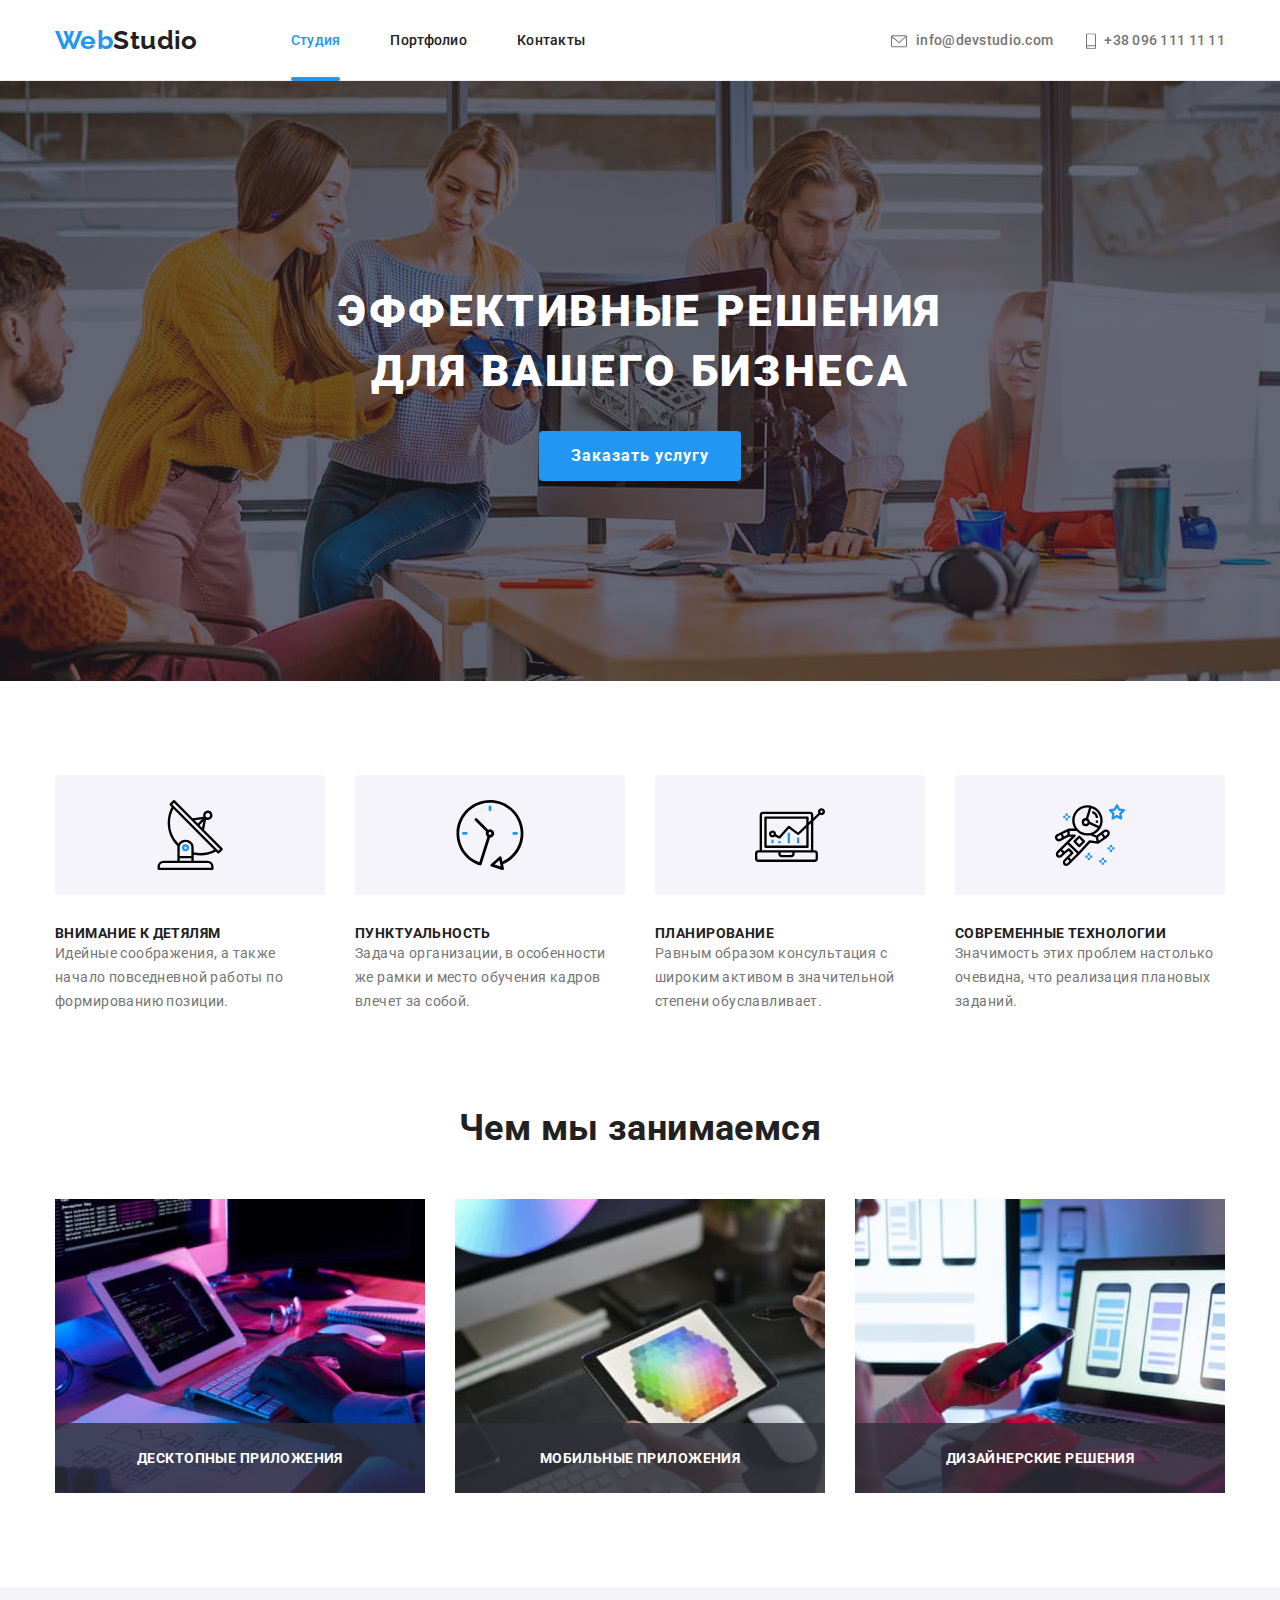
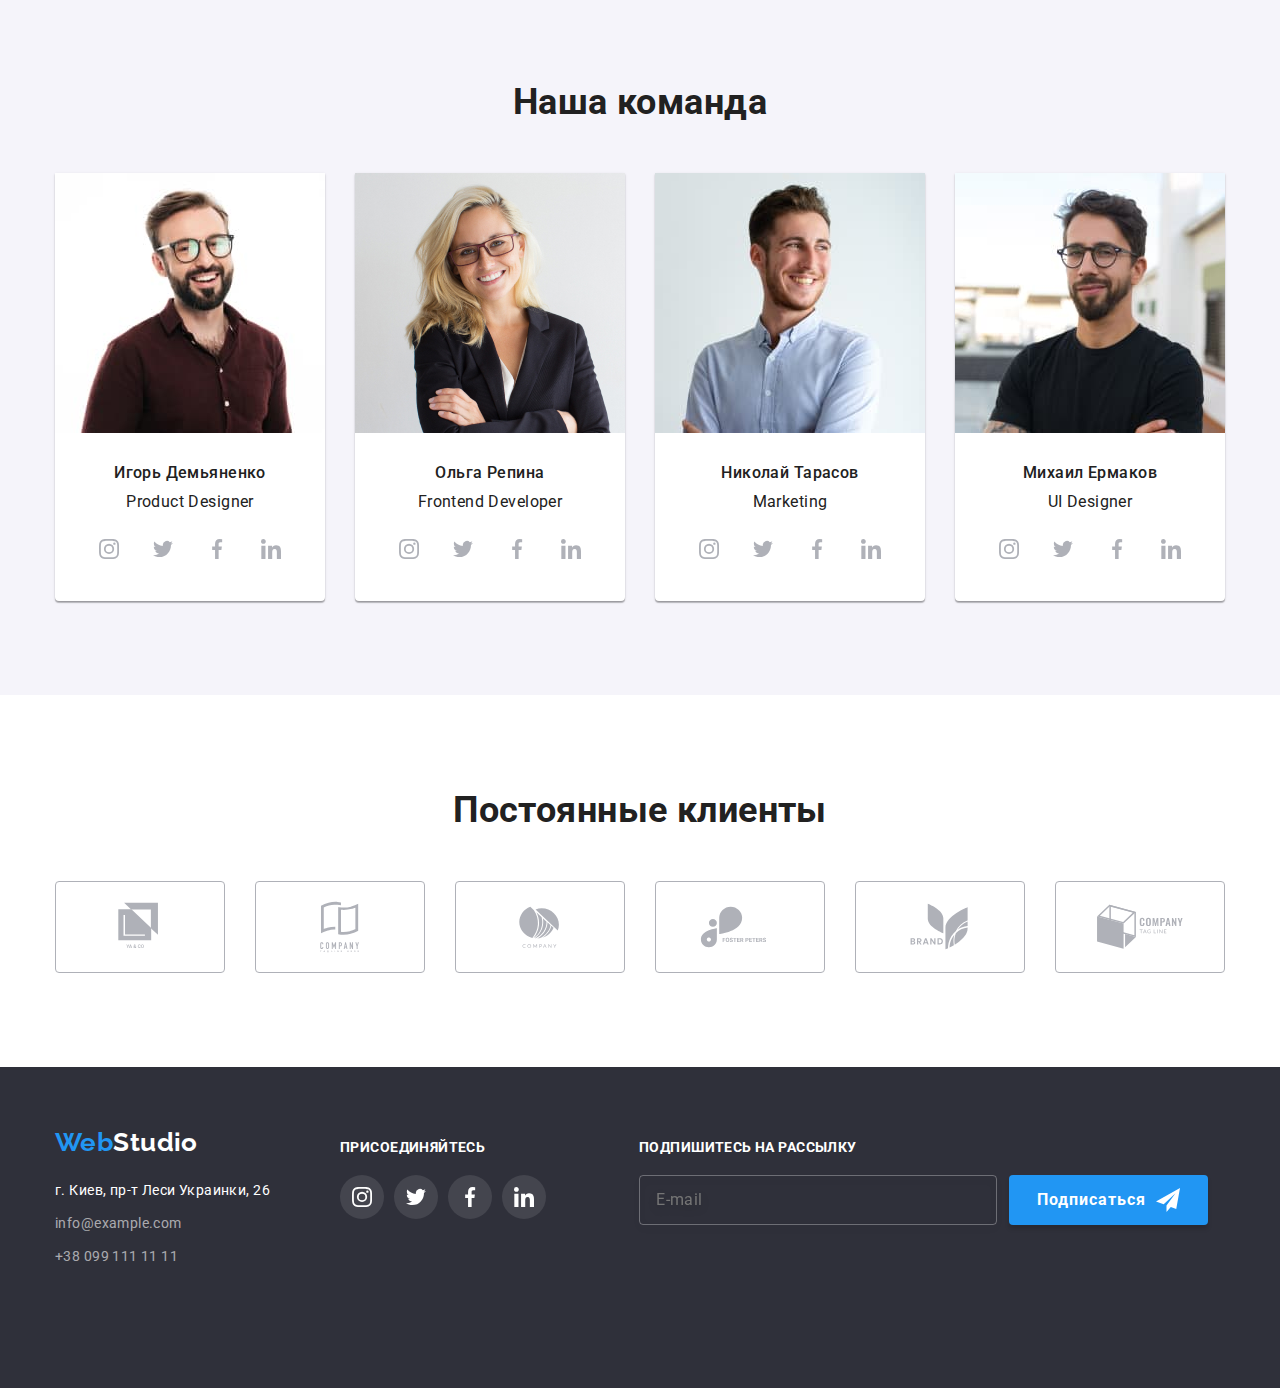
<file: index.html>
<!DOCTYPE html>
<html lang="ru">
  <head>
    <!-- <meta http-equiv="Content-Type" content="charset=utf-8" /> -->
    <meta charset="utf-8" />
    <meta name="viewport" content="width=device-width, initial-scale=1.0" />
    <link
      href="https://fonts.googleapis.com/css2?family=Raleway:wght@700&family=Roboto:wght@400;500;700;900&display=swap"
      rel="stylesheet"
    />
    <link rel="stylesheet" href="./css/main.min.css" />
    <title>
      Студия WebStudio - макеты веб-сайтов, приложений, актуальные маркетинговые
      и дизайнерские решения
    </title>
  </head>
  <body>
    <!-- Хедер (шапка) -->
    <header class="header">
      <div class="container header__container">
        <a href="./index.html" class="logo">
          Web<span class="logo-header">Studio</span>
        </a>
        <div class="burger" data-open-menu>
          <svg class="burger__icon">
            <use href="./images/sprite.svg#icon-menu"></use>
          </svg>
        </div>
        <nav class="header__nav">
          <ul class="nav-list">
            <li>
              <a
                href="./index.html"
                class="header__link nav-list__link nav-list__selected"
                >Студия</a
              >
            </li>
            <li>
              <a href="./portfolio.html" class="header__link nav-list__link"
                >Портфолио</a
              >
            </li>
            <li>
              <a href="" class="header__link nav-list__link">Контакты</a>
            </li>
          </ul>
        </nav>
        <ul class="header__contacts">
          <li>
            <a
              href="mailto:info@devstudio.com"
              class="header__link header__contacts--link"
            >
              <svg
                class="header__contacts--icon header__contacts--icon_mail"
                aria-label="Написать письмо"
              >
                <use href="./images/sprite.svg#icon-envelope"></use>
              </svg>
              <span class="header__contacts--cont_mail"
                >info@devstudio.com</span
              ></a
            >
          </li>
          <li>
            <a
              href="tel:+380961111111"
              class="header__link header__contacts--link"
              ><svg class="header__contacts--icon" aria-label="Позвонить">
                <use href="./images/sprite.svg#icon-smartphone"></use>
              </svg>
              <span class="header__contacts--cont_phone"
                >+38 096 111 11 11</span
              ></a
            >
          </li>
        </ul>
        <div class="mobile-menu visually-hidden" data-mobile-menu>
          <button type="button" class="mobile-menu__btn" data-close-menu>
            <svg class="mobile-menu__btn--icon">
              <use href="./images/sprite.svg#vector"></use>
            </svg>
          </button>
          <nav class="mobile-menu__nav">
            <ul class="mobile-menu__nav-list">
              <li>
                <a
                  href="./index.html"
                  class="mobile-menu__link mobile-menu__selected"
                  >Студия</a
                >
              </li>
              <li>
                <a href="./portfolio.html" class="mobile-menu__link"
                  >Портфолио</a
                >
              </li>
              <li>
                <a href="" class="mobile-menu__link">Контакты</a>
              </li>
            </ul>
          </nav>
          <ul class="mobile-menu__contacts">
            <li>
              <a href="tel:+380961111111" class="mobile-menu__contacts--link">
                <span class="mobile-menu__phone">+38 096 111 11 11</span></a
              >
            </li>
            <li>
              <a
                href="mailto:info@devstudio.com"
                class="mobile-menu__contacts--link"
              >
                <span class="mobile-menu__mail">info@devstudio.com</span></a
              >
            </li>
          </ul>
          <ul class="mobile-menu__networks">
            <li class="mobile-menu__networks--item">
              <a class="mobile-menu__networks--link">Instagrm</a>
            </li>
            <li class="mobile-menu__networks--item">
              <a class="mobile-menu__networks--link">Twitter</a>
            </li>
            <li class="mobile-menu__networks--item">
              <a class="mobile-menu__networks--link">Facebook</a>
            </li>
            <li class="mobile-menu__networks--item">
              <a class="mobile-menu__networks--link">LinkedIn</a>
            </li>
          </ul>
        </div>
      </div>
    </header>
    <main>
      <!-- Герой -->
      <section class="section hero">
        <div class="container hero__container">
          <h1 class="hero__title">
            Эффективные решения<br />
            для вашего бизнеса
          </h1>
          <button type="button" class="hero__btn" data-open-btn>
            Заказать услугу
          </button>
        </div>
      </section>
      <!-- Блок Особенности -->
      <section class="section benefits">
        <div class="container benefits__container">
          <h2 class="visually-hidden">Преимущества</h2>
          <ul class="list benefits__list">
            <li class="benefits__list--child">
              <div class="benefits__icon--bg">
                <svg class="benefits__icon" aria-label="Внимание к детялям">
                  <use
                    href="./images/sprite.svg#icon-Group"
                    width="70px"
                    height="70px"
                  ></use>
                </svg>
              </div>
              <h3 class="benefits__title">Внимание к детялям</h3>
              <p class="text">
                Идейные соображения, а также начало повседневной работы по
                формированию позиции.
              </p>
            </li>
            <li class="benefits__list--child">
              <div class="benefits__icon--bg">
                <svg class="benefits__icon" aria-label="Пунктуальност">
                  <use
                    href="./images/sprite.svg#icon-clock-1"
                    width="70px"
                    height="70px"
                  ></use>
                </svg>
              </div>
              <h3 class="benefits__title">Пунктуальность</h3>
              <p class="text">
                Задача организации, в особенности же рамки и место обучения
                кадров влечет за собой.
              </p>
            </li>
            <li class="benefits__list--child">
              <div class="benefits__icon--bg">
                <svg class="benefits__icon" aria-label="Планирование">
                  <use
                    href="./images/sprite.svg#icon-diagram-1"
                    width="70px"
                    height="70px"
                  ></use>
                </svg>
              </div>
              <h3 class="benefits__title">Планирование</h3>
              <p class="text">
                Равным образом консультация с широким активом в значительной
                степени обуславливает.
              </p>
            </li>
            <li class="benefits__list--child">
              <div class="benefits__icon--bg">
                <svg class="benefits__icon" aria-label="Современные технологии">
                  <use
                    href="./images/sprite.svg#icon-astronaut-1"
                    width="70px"
                    height="70px"
                  ></use>
                </svg>
              </div>
              <h3 class="benefits__title">Современные технологии</h3>
              <p class="text">
                Значимость этих проблем настолько очевидна, что реализация
                плановых заданий.
              </p>
            </li>
          </ul>
        </div>
      </section>
      <!--Чем мы занимаемся-->
      <section class="section services">
        <div class="container">
          <h2 class="services__title">Чем мы занимаемся</h2>
          <ul class="list">
            <li class="services__child">
              <a href="#" class="services__link">
                <picture>
                  <source
                    srcset="
                      ./images/about/img1.jpg    1x,
                      ./images/about/img1@2x.jpg 2x
                    "
                    media="(min-width: 1200px)"
                  />
                  <img
                    class="services__image"
                    src="./images/what_we_do.jpg"
                    alt="Программирование"
                  />
                </picture>
                <div class="services__link--overlay">
                  <p class="services__text">Десктопные приложения</p>
                </div>
              </a>
            </li>
            <li class="services__child">
              <a href="#" class="services__link">
                <picture>
                  <source
                    srcset="
                      ./images/about/img3.jpg    1x,
                      ./images/about/img3@2x.jpg 2x
                    "
                    media="(min-width: 1200px)"
                  />
                  <img
                    class="services__image"
                    src="./images/what_we_do2.jpg"
                    alt="Адаптация под мобильные устройства"
                  />
                </picture>
                <div class="services__link--overlay">
                  <p class="services__text">Мобильные приложения</p>
                </div>
              </a>
            </li>
            <li class="services__child">
              <a href="#" class="services__link">
                <picture>
                  <source
                    srcset="
                      ./images/about/img2.jpg    1x,
                      ./images/about/img2@2x.jpg 2x
                    "
                    media="(min-width: 1200px)"
                  />
                  <img
                    class="services__image"
                    src="./images/what_we_do3.jpg"
                    alt="Разработка дизайна"
                  />
                </picture>
                <div class="services__link--overlay">
                  <p class="services__text">Дизайнерские решения</p>
                </div>
              </a>
            </li>
          </ul>
        </div>
      </section>
      <!--Наша команда-->
      <section class="section our-team">
        <div class="container our-team__container">
          <h2 class="our-team__title">Наша команда</h2>
          <ul class="our-team__list">
            <li class="our-team__member">
              <picture>
                <source
                  srcset="
                    ./images/team-1/img1-desktop.jpg    1x,
                    ./images/team-1/img1-desktop@2x.jpg 2x
                  "
                  media="(min-width: 1200px)"
                />
                <source
                  srcset="
                    ./images/team-1/img1-tablet.jpg    1x,
                    ./images/team-1/img1-tablet@2x.jpg 2x
                  "
                  media="(min-width: 768px)"
                />
                <source
                  srcset="
                    ./images/team-1/img1-phone.jpg    1x,
                    ./images/team-1/img1-phone@2x.jpg 2x
                  "
                  media="(min-width: 480px)"
                />
                <img
                  class="our-team__image"
                  src="./images/team/igordem.jpg"
                  alt="Дизайнер продукта Игорь демьяненко"
                />
              </picture>
              <h3 class="our-team__member--title">Игорь Демьяненко</h3>
              <p class="our-team__text">Product Designer</p>
              <ul class="networks">
                <li class="networks__child">
                  <a href="" class="networks__link">
                    <svg
                      class="networks__icon"
                      aria-label="Перейти в профиль инстаграм"
                    >
                      <use
                        href="./images/sprite.svg#icon-instagram-2"
                        width="20px"
                        height="20px"
                      ></use>
                    </svg>
                  </a>
                </li>
                <li class="networks__child">
                  <a href="" class="networks__link">
                    <svg
                      class="networks__icon"
                      aria-label="Перейти в профиль твиттер"
                    >
                      <use href="./images/sprite.svg#icon-twitter-1"></use>
                    </svg>
                  </a>
                </li>
                <li class="networks__child">
                  <a href="" class="networks__link">
                    <svg
                      class="networks__icon"
                      aria-label="Перейти в профиль фуйсбук"
                    >
                      <use href="./images/sprite.svg#icon-facebook-1"></use>
                    </svg>
                  </a>
                </li>
                <li class="networks__child">
                  <a href="" class="networks__link">
                    <svg
                      class="networks__icon"
                      aria-label="Перейти в профиль линкедин"
                    >
                      <use href="./images/sprite.svg#icon-linkedin-1"></use>
                    </svg>
                  </a>
                </li>
              </ul>
            </li>
            <li class="our-team__member">
              <picture>
                <source
                  srcset="
                    ./images/team-1/img2-desktop.jpg    1x,
                    ./images/team-1/img2-desktop@2x.jpg 2x
                  "
                  media="(min-width: 1200px)" />
                <source
                  srcset="
                    ./images/team-1/img2-tablet.jpg    1x,
                    ./images/team-1/img2-tablet@2x.jpg 2x
                  "
                  media="(min-width: 768px)" />
                <source
                  srcset="
                    ./images/team-1/img2-phone.jpg    1x,
                    ./images/team-1/img2-phone@2x.jpg 2x
                  "
                  media="(min-width: 480px)" />
                <img
                  class="our-team__image"
                  src="./images/team/olgarel.jpg"
                  alt="Фронтенд разработчик Ольга Репина"
              /></picture>
              <h3 class="our-team__member--title">Ольга Репина</h3>
              <p class="our-team__text">Frontend Developer</p>
              <ul class="networks">
                <li class="networks__child">
                  <a href="" class="networks__link">
                    <svg
                      class="networks__icon"
                      aria-label="Перейти в профиль инстаграм"
                    >
                      <use
                        href="./images/sprite.svg#icon-instagram-2"
                        width="20px"
                        height="20px"
                      ></use>
                    </svg>
                  </a>
                </li>
                <li class="networks__child">
                  <a href="" class="networks__link">
                    <svg
                      class="networks__icon"
                      aria-label="Перейти в профиль твиттер"
                    >
                      <use href="./images/sprite.svg#icon-twitter-1"></use>
                    </svg>
                  </a>
                </li>
                <li class="networks__child">
                  <a href="" class="networks__link">
                    <svg
                      class="networks__icon"
                      aria-label="Перейти в профиль фуйсбук"
                    >
                      <use href="./images/sprite.svg#icon-facebook-1"></use>
                    </svg>
                  </a>
                </li>
                <li class="networks__child">
                  <a href="" class="networks__link">
                    <svg
                      class="networks__icon"
                      aria-label="Перейти в профиль линкедин"
                    >
                      <use href="./images/sprite.svg#icon-linkedin-1"></use>
                    </svg>
                  </a>
                </li>
              </ul>
            </li>
            <li class="our-team__member">
              <picture>
                <source
                  srcset="
                    ./images/team-1/img3-desktop.jpg    1x,
                    ./images/team-1/img3-desktop@2x.jpg 2x
                  "
                  media="(min-width: 1200px)"
                />
                <source
                  srcset="
                    ./images/team-1/img3-tablet.jpg    1x,
                    ./images/team-1/img3-tablet@2x.jpg 2x
                  "
                  media="(min-width: 768px)"
                />
                <source
                  srcset="
                    ./images/team-1/img3-phone.jpg    1x,
                    ./images/team-1/img3-phone@2x.jpg 2x
                  "
                  media="(min-width: 480px)"
                />
                <img
                  class="our-team__image"
                  src="./images/team/koliatar.jpg"
                  alt="Маркетолог Николай Тарасов"
                />
              </picture>
              <h3 class="our-team__member--title">Николай Тарасов</h3>
              <p class="our-team__text">Marketing</p>
              <ul class="networks">
                <li class="networks__child">
                  <a href="" class="networks__link">
                    <svg
                      class="networks__icon"
                      aria-label="Перейти в профиль инстаграм"
                    >
                      <use href="./images/sprite.svg#icon-instagram-2"></use>
                    </svg>
                  </a>
                </li>
                <li class="networks__child">
                  <a href="" class="networks__link">
                    <svg
                      class="networks__icon"
                      aria-label="Перейти в профиль твиттер"
                    >
                      <use href="./images/sprite.svg#icon-twitter-1"></use>
                    </svg>
                  </a>
                </li>
                <li class="networks__child">
                  <a href="" class="networks__link">
                    <svg
                      class="networks__icon"
                      aria-label="Перейти в профиль фуйсбук"
                    >
                      <use href="./images/sprite.svg#icon-facebook-1"></use>
                    </svg>
                  </a>
                </li>
                <li class="networks__child">
                  <a href="" class="networks__link">
                    <svg
                      class="networks__icon"
                      aria-label="Перейти в профиль линкедин"
                    >
                      <use href="./images/sprite.svg#icon-linkedin-1"></use>
                    </svg>
                  </a>
                </li>
              </ul>
            </li>
            <li class="our-team__member">
              <picture>
                <source
                  srcset="
                    ./images/team-1/img4-desktop.jpg    1x,
                    ./images/team-1/img4-desktop@2x.jpg 2x
                  "
                  media="(min-width: 1200px)"
                />
                <source
                  srcset="
                    ./images/team-1/img4-tablet.jpg    1x,
                    ./images/team-1/img4-tablet@2x.jpg 2x
                  "
                  media="(min-width: 768px)"
                />
                <source
                  srcset="
                    ./images/team-1/img4-phone.jpg    1x,
                    ./images/team-1/img4-phone@2x.jpg 2x
                  "
                  media="(min-width: 480px)"
                />
                <img
                  class="our-team__image"
                  src="./images/team/michailerm.jpg"
                  alt="UI Дизайнер Михаил Ермаков"
                />
              </picture>
              <h3 class="our-team__member--title">Михаил Ермаков</h3>
              <p class="our-team__text">UI Designer</p>
              <ul class="networks">
                <li class="networks__child">
                  <a href="" class="networks__link">
                    <svg
                      class="networks__icon"
                      aria-label="Перейти в профиль инстаграм"
                    >
                      <use href="./images/sprite.svg#icon-instagram-2"></use>
                    </svg>
                  </a>
                </li>
                <li class="networks__child">
                  <a href="" class="networks__link">
                    <svg
                      class="networks__icon"
                      aria-label="Перейти в профиль твиттер"
                    >
                      <use href="./images/sprite.svg#icon-twitter-1"></use>
                    </svg>
                  </a>
                </li>
                <li class="networks__child">
                  <a href="" class="networks__link">
                    <svg
                      class="networks__icon"
                      aria-label="Перейти в профиль фуйсбук"
                    >
                      <use href="./images/sprite.svg#icon-facebook-1"></use>
                    </svg>
                  </a>
                </li>
                <li class="networks__child">
                  <a href="" class="networks__link">
                    <svg
                      class="networks__icon"
                      aria-label="Перейти в профиль линкедин"
                    >
                      <use href="./images/sprite.svg#icon-linkedin-1"></use>
                    </svg>
                  </a>
                </li>
              </ul>
            </li>
          </ul>
        </div>
      </section>
      <!-- Постоянные клиенты -->
      <section class="section clients">
        <div class="container clients__container">
          <h2 class="clients__title">Постоянные клиенты</h2>
          <ul class="list clients__list">
            <li class="clients__child">
              <svg class="clients__logo">
                <use href="./images/sprite.svg#icon-Logo-1"></use>
              </svg>
            </li>
            <li class="clients__child">
              <svg class="clients__logo">
                <use href="./images/sprite.svg#icon-Logo-2"></use>
              </svg>
            </li>
            <li class="clients__child">
              <svg class="clients__logo">
                <use href="./images/sprite.svg#icon-Logo-3"></use>
              </svg>
            </li>
            <li class="clients__child">
              <svg class="clients__logo">
                <use href="./images/sprite.svg#icon-Logo-4"></use>
              </svg>
            </li>
            <li class="clients__child">
              <svg class="clients__logo">
                <use href="./images/sprite.svg#icon-Logo-5"></use>
              </svg>
            </li>
            <li class="clients__child">
              <svg class="clients__logo">
                <use href="./images/sprite.svg#icon-Logo-6"></use>
              </svg>
            </li>
          </ul>
        </div>
      </section>
      <!-- модальное окно -->
      <div class="backdrop visually-hidden" data-backdrop>
        <div class="modal">
          <button type="button" class="modal__btn" data-close-btn>
            <svg class="modal__btn--icon">
              <use href="./images/sprite.svg#vector"></use>
            </svg>
          </button>
          <p class="modal__title">Оставьте свои данные, мы вам перезвоним</p>
          <div class="form">
            <label class="form__label" for="name">Имя</label>
            <input class="form__field" type="text" name="name" id="name" />
            <svg class="form__icon" width="18px" height="18px">
              <use href="./images/icons.svg#icon-person"></use>
            </svg>
          </div>
          <div class="form">
            <label class="form__label" for="phone">Телефон</label>
            <input class="form__field" type="tel" name="phone" id="phone" />
            <svg class="form__icon" width="18px" height="18px">
              <use href="./images/icons.svg#icon-phone"></use>
            </svg>
          </div>
          <div class="form">
            <label class="form__label" for="mail">Почта</label>
            <input class="form__field" type="email" name="mail" id="mail" />
            <svg class="form__icon" width="18px" height="18px">
              <use href="./images/icons.svg#icon-email"></use>
            </svg>
          </div>
          <div class="form">
            <label for="input-text" class="form__label">
              Комментарий
            </label>
            <textarea
              name="feedback"
              rows="5"
              placeholder="Введите текст"
              class="form__field form__text"
              id="input-text"
            ></textarea>
          </div>
          <div class="check">
            <input
              type="checkbox"
              class="check__box visually-hidden"
              name="policy"
              id="policy"
            />
            <label for="policy" class="check__text">
              <span class="check__item">
                <svg class="check__icon" width="11" height="8">
                  <use href="./images/icons.svg#icon-check"></use>
                </svg>
              </span>
              Соглашаюсь с рассылкой и принимаю<a href="" class="check__link"
                >Условия договора</a
              >
            </label>
          </div>
          <button type="submit" class="form__btn">Отправить</button>
        </div>
      </div>
    </main>
    <!--Футер-->
    <footer class="footer">
      <div class="container footer__container">
        <div class="footer__nav">
          <a href="./index.html" class="logo logo__footer">
            Web<span class="logo__footer--text">Studio</span>
          </a>
          <ul class="list footer__list">
            <li>
              <address class="footer__address">
                г. Киев, пр-т Леси Украинки, 26
              </address>
            </li>
            <li>
              <a href="mailto:info@example.com" class="footer__link"
                >info@example.com</a
              >
            </li>
            <li>
              <a href="tel:+380991111111" class="footer__link"
                >+38 099 111 11 11</a
              >
            </li>
          </ul>
        </div>
        <div class="footer__networks">
          <h3 class="footer__title">Присоединяйтесь</h3>
          <ul class="networks footer__networks--list">
            <li class="networks__child">
              <a href="" class="networks__link footer__networks--link">
                <svg
                  class="networks__icon footer__networks--icon"
                  aria-label="Перейти в профиль инстаграм"
                >
                  <use href="./images/sprite.svg#icon-instagram-2"></use>
                </svg>
              </a>
            </li>
            <li class="networks__child">
              <a href="" class="networks__link footer__networks--link">
                <svg
                  class="networks__icon footer__networks--icon"
                  aria-label="Перейти в профиль твиттер"
                >
                  <use href="./images/sprite.svg#icon-twitter-1"></use>
                </svg>
              </a>
            </li>
            <li class="networks__child">
              <a href="" class="networks__link footer__networks--link">
                <svg
                  class="networks__icon footer__networks--icon"
                  aria-label="Перейти в профиль фуйсбук"
                >
                  <use href="./images/sprite.svg#icon-facebook-1"></use>
                </svg>
              </a>
            </li>
            <li class="networks__child">
              <a href="" class="networks__link footer__networks--link">
                <svg
                  class="networks__icon footer__networks--icon"
                  aria-label="Перейти в профиль линкедин"
                >
                  <use href="./images/sprite.svg#icon-linkedin-1"></use>
                </svg>
              </a>
            </li>
          </ul>
        </div>
        <div class="mail-form">
          <h3 class="footer__title">Подпишитесь на рассылку</h3>
          <form
            class="mail-form__signup"
            name="signup-form"
            autocomplete="on"
            novalidate
          >
            <label>
              <input
                class="mail-form__input"
                type="email"
                name="email"
                placeholder="E-mail" /></label
            ><button type="submit" class="subscribe">
              Подписаться
              <svg class="subscribe__icon" width="24" height="24">
                <use href="./images/icons.svg#icon-send"></use>
              </svg>
            </button>
          </form>
        </div>
      </div>
    </footer>

    <script src="./js/script.js" type="module"></script>
    <script src="./js/mobile-menu.js" type="module"></script>
    <script src="./js/modal.js" type="module"></script>
  </body>
</html>
</file>
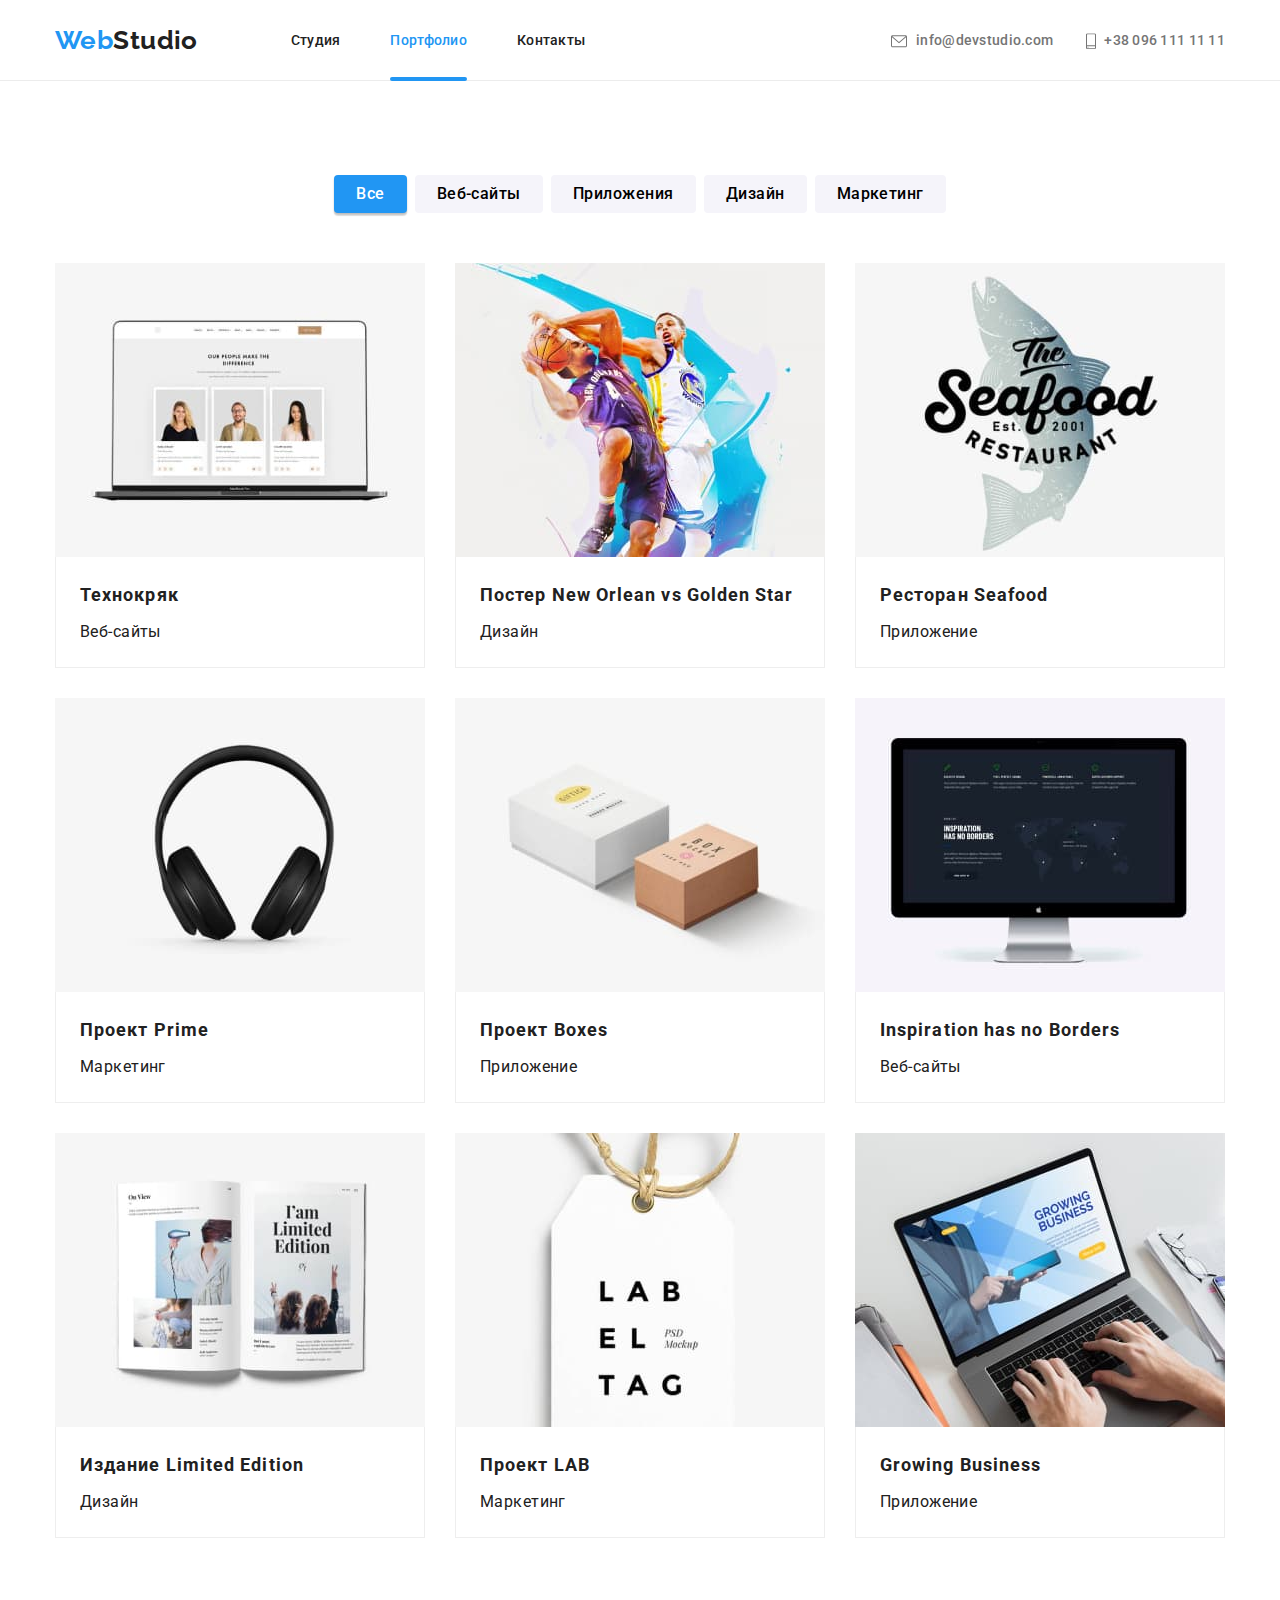
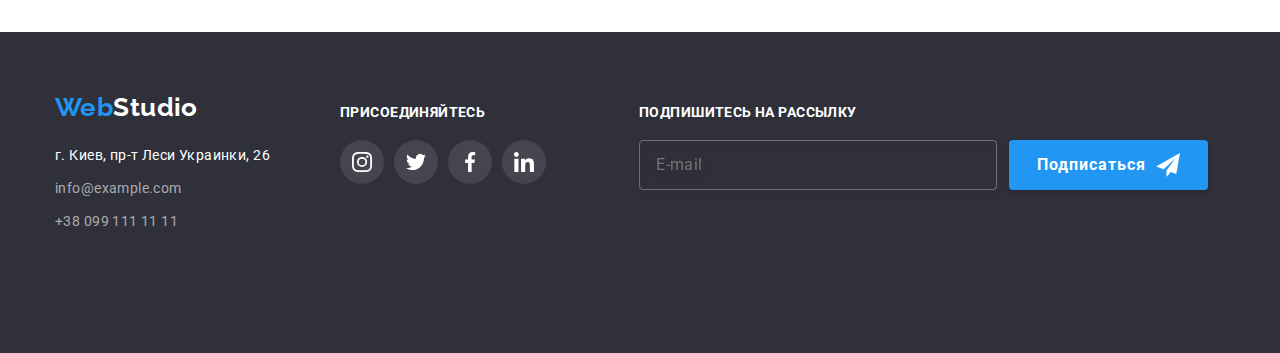
<file: portfolio.html>
<!DOCTYPE html>
<html lang="ru">
  <head>
    <!-- <meta http-equiv="Content-Type" content="charset=utf-8" /> -->
    <meta charset="utf-8" />
    <meta name="viewport" content="width=device-width, initial-scale=1.0" />
    <link
      href="https://fonts.googleapis.com/css2?family=Raleway:wght@700&family=Roboto:wght@400;500;700;900&display=swap"
      rel="stylesheet"
    />
    <link rel="stylesheet" href="./css/main.min.css" />
    <title>
      Портфолио - веб-сайты, дизайн, приложения, релкамные проекты | WebStudio
    </title>
  </head>
  <body>
    <!-- Хедер (шапка) -->
    <header class="header">
      <div class="container header__container">
        <a href="./index.html" class="logo">
          Web<span class="logo-header">Studio</span>
        </a>
        <div class="burger" data-open-menu>
          <svg class="burger__icon">
            <use href="./images/sprite.svg#icon-menu"></use>
          </svg>
        </div>
        <nav class="header__nav">
          <ul class="nav-list">
            <li>
              <a href="./index.html" class="header__link nav-list__link"
                >Студия</a
              >
            </li>
            <li>
              <a
                href="./portfolio.html"
                class="header__link nav-list__link nav-list__selected"
                >Портфолио</a
              >
            </li>
            <li>
              <a href="" class="header__link nav-list__link">Контакты</a>
            </li>
          </ul>
        </nav>
        <ul class="header__contacts">
          <li>
            <a
              href="mailto:info@devstudio.com"
              class="header__link header__contacts--link"
            >
              <svg
                class="header__contacts--icon header__contacts--icon_mail"
                aria-label="Написать письмо"
              >
                <use href="./images/sprite.svg#icon-envelope"></use>
              </svg>
              <span class="header__contacts--cont_mail"
                >info@devstudio.com</span
              ></a
            >
          </li>
          <li>
            <a
              href="tel:+380961111111"
              class="header__link header__contacts--link"
              ><svg class="header__contacts--icon" aria-label="Позвонить">
                <use href="./images/sprite.svg#icon-smartphone"></use>
              </svg>
              <span class="header__contacts--cont_phone"
                >+38 096 111 11 11</span
              ></a
            >
          </li>
        </ul>
        <div class="mobile-menu visually-hidden" data-mobile-menu>
          <button type="button" class="mobile-menu__btn" data-close-menu>
            <svg class="mobile-menu__btn--icon">
              <use href="./images/sprite.svg#vector"></use>
            </svg>
          </button>
          <nav class="mobile-menu__nav">
            <ul class="mobile-menu__nav-list">
              <li>
                <a
                  href="./index.html"
                  class="mobile-menu__link mobile-menu__selected"
                  >Студия</a
                >
              </li>
              <li>
                <a
                  href="./portfolio.html"
                  class="mobile-menu__link mobile-menu__selected"
                  >Портфолио</a
                >
              </li>
              <li>
                <a href="" class="mobile-menu__link">Контакты</a>
              </li>
            </ul>
          </nav>
          <ul class="mobile-menu__contacts">
            <li>
              <a href="tel:+380961111111" class="mobile-menu__contacts--link">
                <span class="mobile-menu__phone">+38 096 111 11 11</span></a
              >
            </li>
            <li>
              <a
                href="mailto:info@devstudio.com"
                class="mobile-menu__contacts--link"
              >
                <span class="mobile-menu__mail">info@devstudio.com</span></a
              >
            </li>
          </ul>
          <ul class="mobile-menu__networks">
            <li class="mobile-menu__networks--item">
              <a class="mobile-menu__networks--link">Instagrm</a>
            </li>
            <li class="mobile-menu__networks--item">
              <a class="mobile-menu__networks--link">Twitter</a>
            </li>
            <li class="mobile-menu__networks--item">
              <a class="mobile-menu__networks--link">Facebook</a>
            </li>
            <li class="mobile-menu__networks--item">
              <a class="mobile-menu__networks--link">LinkedIn</a>
            </li>
          </ul>
        </div>
      </div>
    </header>
    <main>
      <section class="section portfolio">
        <div class="container portfolio__container">
          <h1 class="visually-hidden">Портфолио студии Веб-студио</h1>
          <!-- Фильтры Портфолио -->
          <ul class="portfolio__filter">
            <li>
              <button
                type="button"
                class="portfolio__filter--active portfolio__filter--btn"
              >
                Все
              </button>
            </li>
            <li>
              <button type="button" class="portfolio__filter--btn">
                Веб-сайты
              </button>
            </li>
            <li>
              <button type="button" class="portfolio__filter--btn">
                Приложения
              </button>
            </li>
            <li>
              <button type="button" class="portfolio__filter--btn">
                Дизайн
              </button>
            </li>
            <li>
              <button type="button" class="portfolio__filter--btn">
                Маркетинг
              </button>
            </li>
          </ul>
          <!-- Список кейсов портфолио -->
          <ul class="portfolio__list">
            <li class="portfolio__card">
              <a href="" class="portfolio__card--link">
                <div class="portfolio__card--overflow">
                  <picture>
                    <source
                      srcset="
                        ./images/portfolio-1/img1-desktop.jpg    1x,
                        ./images/portfolio-1/img1-desktop@2x.jpg 2x
                      "
                      media="(min-width: 1200px)"
                    />
                    <source
                      srcset="
                        ./images/portfolio-1/img1-tablet.jpg    1x,
                        ./images/portfolio-1/img1-tablet@2x.jpg 2x
                      "
                      media="(min-width: 768px)"
                    />
                    <source
                      srcset="
                        ./images/portfolio-1/img1-phone.jpg    1x,
                        ./images/portfolio-1/img1-phone@2x.jpg 2x
                      "
                      media="(min-width: 480px)"
                    />
                    <img
                      src="./images/portfolio/technokrjak.jpg"
                      alt="Веб-сайт на экране ноутбука"
                      class="portfolio__card--image"
                    />
                  </picture>
                  <p class="portfolio__card--overlay">
                    Технокряк это современная площадка распространения
                    коронавируса. Компании используют эту платформу для
                    цифрового шпионажа и атак на защищённые сервера конкурентов.
                  </p>
                </div>
                <div class="portfolio__card--border">
                  <h3 class="portfolio__card--title">Технокряк</h3>
                  <p class="portfolio__card--text">Веб-сайты</p>
                </div>
              </a>
            </li>
            <li class="portfolio__card">
              <a href="" class="portfolio__card--link">
                <div class="portfolio__card--overflow">
                  <picture>
                    <source
                      srcset="
                        ./images/portfolio-1/img2-desktop.jpg    1x,
                        ./images/portfolio-1/img2-desktop@2x.jpg 2x
                      "
                      media="(min-width: 1200px)"
                    />
                    <source
                      srcset="
                        ./images/portfolio-1/img2-tablet.jpg    1x,
                        ./images/portfolio-1/img2-tablet@2x.jpg 2x
                      "
                      media="(min-width: 768px)"
                    />
                    <source
                      srcset="
                        ./images/portfolio-1/img2-phone.jpg    1x,
                        ./images/portfolio-1/img2-phone@2x.jpg 2x
                      "
                      media="(min-width: 480px)"
                    />
                    <img
                      src="./images/portfolio/neworlean-goldenstar.jpg"
                      alt="Постер с баскетболистами"
                      class="portfolio__card--image"
                    />
                  </picture>
                  <p class="portfolio__card--overlay">
                    Технокряк это современная площадка распространения
                    коронавируса. Компании используют эту платформу для
                    цифрового шпионажа и атак на защищённые сервера конкурентов.
                  </p>
                </div>
                <div class="portfolio__card--border">
                  <h3 class="portfolio__card--title" lang="en">
                    Постер New Orlean vs Golden Star
                  </h3>
                  <p class="portfolio__card--text">Дизайн</p>
                </div>
              </a>
            </li>
            <li class="portfolio__card">
              <a href="" class="portfolio__card--link">
                <div class="portfolio__card--overflow">
                  <picture>
                    <source
                      srcset="
                        ./images/portfolio-1/img3-desktop.jpg    1x,
                        ./images/portfolio-1/img3-desktop@2x.jpg 2x
                      "
                      media="(min-width: 1200px)"
                    />
                    <source
                      srcset="
                        ./images/portfolio-1/img3-tablet.jpg    1x,
                        ./images/portfolio-1/img3-tablet@2x.jpg 2x
                      "
                      media="(min-width: 768px)"
                    />
                    <source
                      srcset="
                        ./images/portfolio-1/img3-phone.jpg    1x,
                        ./images/portfolio-1/img3-phone@2x.jpg 2x
                      "
                      media="(min-width: 480px)"
                    />
                    <img
                      src="./images/portfolio/restaurant-seafood.jpg"
                      alt="Логотип ресторана Сифуд"
                      class="portfolio__card--image"
                    />
                  </picture>
                  <p class="portfolio__card--overlay">
                    Технокряк это современная площадка распространения
                    коронавируса. Компании используют эту платформу для
                    цифрового шпионажа и атак на защищённые сервера конкурентов.
                  </p>
                </div>
                <div class="portfolio__card--border">
                  <h3 class="portfolio__card--title">Ресторан Seafood</h3>
                  <p class="portfolio__card--text">Приложение</p>
                </div>
              </a>
            </li>
            <li class="portfolio__card">
              <a href="" class="portfolio__card--link">
                <div class="portfolio__card--overflow">
                  <picture>
                    <source
                      srcset="
                        ./images/portfolio-1/img4-desktop.jpg    1x,
                        ./images/portfolio-1/img4-desktop@2x.jpg 2x
                      "
                      media="(min-width: 1200px)"
                    />
                    <source
                      srcset="
                        ./images/portfolio-1/img4-tablet.jpg    1x,
                        ./images/portfolio-1/img4-tablet@2x.jpg 2x
                      "
                      media="(min-width: 768px)"
                    />
                    <source
                      srcset="
                        ./images/portfolio-1/img4-phone.jpg    1x,
                        ./images/portfolio-1/img4-phone@2x.jpg 2x
                      "
                      media="(min-width: 480px)"
                    />
                    <img
                      src="./images/portfolio/prime-project.jpg"
                      alt="Большие наушники черного цвета"
                      class="portfolio__card--image"
                    />
                  </picture>
                  <p class="portfolio__card--overlay">
                    Технокряк это современная площадка распространения
                    коронавируса. Компании используют эту платформу для
                    цифрового шпионажа и атак на защищённые сервера конкурентов.
                  </p>
                </div>
                <div class="portfolio__card--border">
                  <h3 class="portfolio__card--title">Проект Prime</h3>
                  <p class="portfolio__card--text">Маркетинг</p>
                </div>
              </a>
            </li>
            <li class="portfolio__card">
              <a href="" class="portfolio__card--link">
                <div class="portfolio__card--overflow">
                  <picture>
                    <source
                      srcset="
                        ./images/portfolio-1/img5-desktop.jpg    1x,
                        ./images/portfolio-1/img5-desktop@2x.jpg 2x
                      "
                      media="(min-width: 1200px)"
                    />
                    <source
                      srcset="
                        ./images/portfolio-1/img5-tablet.jpg    1x,
                        ./images/portfolio-1/img5-tablet@2x.jpg 2x
                      "
                      media="(min-width: 768px)"
                    />
                    <source
                      srcset="
                        ./images/portfolio-1/img5-phone.jpg    1x,
                        ./images/portfolio-1/img5-phone@2x.jpg 2x
                      "
                      media="(min-width: 480px)"
                    />
                    <img
                      src="./images/portfolio/boxes-project.jpg"
                      alt="Две коробки"
                      class="portfolio__card--image"
                    />
                  </picture>
                  <p class="portfolio__card--overlay">
                    Технокряк это современная площадка распространения
                    коронавируса. Компании используют эту платформу для
                    цифрового шпионажа и атак на защищённые сервера конкурентов.
                  </p>
                </div>
                <div class="portfolio__card--border">
                  <h3 class="portfolio__card--title">Проект Boxes</h3>
                  <p class="portfolio__card--text">Приложение</p>
                </div>
              </a>
            </li>
            <li class="portfolio__card">
              <a href="" class="portfolio__card--link">
                <div class="portfolio__card--overflow">
                  <picture>
                    <source
                      srcset="
                        ./images/portfolio-1/img6-desktop.jpg    1x,
                        ./images/portfolio-1/img6-desktop@2x.jpg 2x
                      "
                      media="(min-width: 1200px)"
                    />
                    <source
                      srcset="
                        ./images/portfolio-1/img6-tablet.jpg    1x,
                        ./images/portfolio-1/img6-tablet@2x.jpg 2x
                      "
                      media="(min-width: 768px)"
                    />
                    <source
                      srcset="
                        ./images/portfolio-1/img6-phone.jpg    1x,
                        ./images/portfolio-1/img6-phone@2x.jpg 2x
                      "
                      media="(min-width: 480px)"
                    />
                    <img
                      src="./images/portfolio/inspiration.jpg"
                      alt="Веб-сайт на компьютере"
                      class="portfolio__card--image"
                    />
                  </picture>
                  <p class="portfolio__card--overlay">
                    Технокряк это современная площадка распространения
                    коронавируса. Компании используют эту платформу для
                    цифрового шпионажа и атак на защищённые сервера конкурентов.
                  </p>
                </div>
                <div class="portfolio__card--border">
                  <h3 class="portfolio__card--title" lang="en">
                    Inspiration has no Borders
                  </h3>
                  <p class="portfolio__card--text">Веб-сайты</p>
                </div>
              </a>
            </li>
            <li class="portfolio__card">
              <a href="" class="portfolio__card--link">
                <div class="portfolio__card--overflow">
                  <picture>
                    <source
                      srcset="
                        ./images/portfolio-1/img7-desktop.jpg    1x,
                        ./images/portfolio-1/img7-desktop@2x.jpg 2x
                      "
                      media="(min-width: 1200px)"
                    />
                    <source
                      srcset="
                        ./images/portfolio-1/img7-tablet.jpg    1x,
                        ./images/portfolio-1/img7-tablet@2x.jpg 2x
                      "
                      media="(min-width: 768px)"
                    />
                    <source
                      srcset="
                        ./images/portfolio-1/img7-phone.jpg    1x,
                        ./images/portfolio-1/img7-phone@2x.jpg 2x
                      "
                      media="(min-width: 480px)"
                    />
                    <img
                      src="./images/portfolio/mag-limited.jpg"
                      alt="Журнал Лимитед Эдишн"
                      class="portfolio__card--image"
                    />
                  </picture>
                  <p class="portfolio__card--overlay">
                    Технокряк это современная площадка распространения
                    коронавируса. Компании используют эту платформу для
                    цифрового шпионажа и атак на защищённые сервера конкурентов.
                  </p>
                </div>
                <div class="portfolio__card--border">
                  <h3 class="portfolio__card--title">
                    Издание Limited Edition
                  </h3>
                  <p class="portfolio__card--text">Дизайн</p>
                </div>
              </a>
            </li>
            <li class="portfolio__card">
              <a href="" class="portfolio__card--link">
                <div class="portfolio__card--overflow">
                  <picture>
                    <source
                      srcset="
                        ./images/portfolio-1/img8-desktop.jpg    1x,
                        ./images/portfolio-1/img8-desktop@2x.jpg 2x
                      "
                      media="(min-width: 1200px)"
                    />
                    <source
                      srcset="
                        ./images/portfolio-1/img8-tablet.jpg    1x,
                        ./images/portfolio-1/img8-tablet@2x.jpg 2x
                      "
                      media="(min-width: 768px)"
                    />
                    <source
                      srcset="
                        ./images/portfolio-1/img8-phone.jpg    1x,
                        ./images/portfolio-1/img8-phone@2x.jpg 2x
                      "
                      media="(min-width: 480px)"
                    />
                    <img
                      src="./images/portfolio/lab-project.jpg"
                      alt="Бирка с надписью Лаб Ель Тэг"
                      class="portfolio__card--image"
                    />
                  </picture>
                  <p class="portfolio__card--overlay">
                    Технокряк это современная площадка распространения
                    коронавируса. Компании используют эту платформу для
                    цифрового шпионажа и атак на защищённые сервера конкурентов.
                  </p>
                </div>
                <div class="portfolio__card--border">
                  <h3 class="portfolio__card--title">Проект LAB</h3>
                  <p class="portfolio__card--text">Маркетинг</p>
                </div>
              </a>
            </li>
            <li class="portfolio__card">
              <a href="" class="portfolio__card--link">
                <div class="portfolio__card--overflow">
                  <picture>
                    <source
                      srcset="
                        ./images/portfolio-1/img9-desktop.jpg    1x,
                        ./images/portfolio-1/img9-desktop@2x.jpg 2x
                      "
                      media="(min-width: 1200px)"
                    />
                    <source
                      srcset="
                        ./images/portfolio-1/img9-tablet.jpg    1x,
                        ./images/portfolio-1/img9-tablet@2x.jpg 2x
                      "
                      media="(min-width: 768px)"
                    />
                    <source
                      srcset="
                        ./images/portfolio-1/img9-phone.jpg    1x,
                        ./images/portfolio-1/img9-phone@2x.jpg 2x
                      "
                      media="(min-width: 480px)"
                    />
                    <img
                      src="./images/portfolio/growing-business.jpg"
                      alt="Ноутбук с приложением Гроуин Бизнес"
                      class="portfolio__card--image"
                    />
                  </picture>
                  <p class="portfolio__card--overlay">
                    Технокряк это современная площадка распространения
                    коронавируса. Компании используют эту платформу для
                    цифрового шпионажа и атак на защищённые сервера конкурентов.
                  </p>
                </div>
                <div class="portfolio__card--border">
                  <h3 class="portfolio__card--title" lang="en">
                    Growing Business
                  </h3>
                  <p class="portfolio__card--text">Приложение</p>
                </div>
              </a>
            </li>
          </ul>
        </div>
      </section>
    </main>
    <!--Футер-->

    <footer class="footer">
      <div class="container footer__container">
        <div class="footer__nav">
          <a href="./index.html" class="logo logo__footer">
            Web<span class="logo__footer--text">Studio</span>
          </a>
          <ul class="list footer__list">
            <li>
              <address class="footer__address">
                г. Киев, пр-т Леси Украинки, 26
              </address>
            </li>
            <li>
              <a href="mailto:info@example.com" class="footer__link"
                >info@example.com</a
              >
            </li>
            <li>
              <a href="tel:+380991111111" class="footer__link"
                >+38 099 111 11 11</a
              >
            </li>
          </ul>
        </div>
        <div class="footer__networks">
          <h3 class="footer__title">Присоединяйтесь</h3>
          <ul class="networks footer__networks--list">
            <li class="networks__child">
              <a href="" class="networks__link footer__networks--link">
                <svg
                  class="networks__icon footer__networks--icon"
                  aria-label="Перейти в профиль инстаграм"
                >
                  <use href="./images/sprite.svg#icon-instagram-2"></use>
                </svg>
              </a>
            </li>
            <li class="networks__child">
              <a href="" class="networks__link footer__networks--link">
                <svg
                  class="networks__icon footer__networks--icon"
                  aria-label="Перейти в профиль твиттер"
                >
                  <use href="./images/sprite.svg#icon-twitter-1"></use>
                </svg>
              </a>
            </li>
            <li class="networks__child">
              <a href="" class="networks__link footer__networks--link">
                <svg
                  class="networks__icon footer__networks--icon"
                  aria-label="Перейти в профиль фуйсбук"
                >
                  <use href="./images/sprite.svg#icon-facebook-1"></use>
                </svg>
              </a>
            </li>
            <li class="networks__child">
              <a href="" class="networks__link footer__networks--link">
                <svg
                  class="networks__icon footer__networks--icon"
                  aria-label="Перейти в профиль линкедин"
                >
                  <use href="./images/sprite.svg#icon-linkedin-1"></use>
                </svg>
              </a>
            </li>
          </ul>
        </div>
        <div class="mail-form">
          <h3 class="footer__title">Подпишитесь на рассылку</h3>
          <form
            class="mail-form__signup"
            name="signup-form"
            autocomplete="on"
            novalidate
          >
            <label>
              <input
                class="mail-form__input"
                type="email"
                name="email"
                placeholder="E-mail" /></label
            ><button type="submit" class="subscribe">
              Подписаться
              <svg class="subscribe__icon" width="24" height="24">
                <use href="./images/icons.svg#icon-send"></use>
              </svg>
            </button>
          </form>
        </div>
      </div>
    </footer>
    <script
      src="https://code.jquery.com/jquery-3.6.0.min.js"
      integrity="sha256-/xUj+3OJU5yExlq6GSYGSHk7tPXikynS7ogEvDej/m4="
      crossorigin="anonymous"
    ></script>
    <script src="./js/script.js" type="module"></script>
    <script src="./js/mobile-menu.js" type="module"></script>
    <script src="./js/modal.js" type="module"></script>
  </body>
</html>
</file>
<file: css/main.min.css>
*{padding:0;margin:0;border:0}*,*:before,*:after{-webkit-box-sizing:border-box;box-sizing:border-box}:focus,:active{outline:none}a:focus,a:active{outline:none}nav,footer,header,aside{display:block}html,body{height:100%;width:100%;font-size:100%;line-height:1;font-size:14px;-ms-text-size-adjust:100%;-moz-text-size-adjust:100%;-webkit-text-size-adjust:100%}input,button,textarea{font-family:inherit}input::-ms-clear{display:none}button{cursor:pointer}button::-moz-focus-inner{padding:0;border:0}a,a:visited,a:hover{text-decoration:none}ul,li{list-style:none}img{vertical-align:top}h1,h2,h3,h4,h5,h6{font-size:inherit;font-weight:400}.visually-hidden{position:absolute;white-space:nowrap;width:1px;height:1px;overflow:hidden;border:0;padding:0;clip:rect(0 0 0 0);-webkit-clip-path:inset(50%);clip-path:inset(50%);margin:-1px}body{background-color:#fff;color:#212121;font-family:"Roboto", sans-serif;font-style:normal;font-size:14px;letter-spacing:0.03em;line-height:1.2;margin:0}h1,h2,h3,h4,h5,h6,p,ul{margin:0}ul{gap:30px;display:-webkit-box;display:-ms-flexbox;display:flex;-ms-flex-wrap:wrap;flex-wrap:wrap;padding:0}.container{width:1200px;padding-left:15px;padding-right:15px;margin-left:auto;margin-right:auto}.section{padding-bottom:60px;padding-top:60px;margin:0 auto}@media screen and (min-width: 1200px){.section{padding-bottom:94px;padding-top:94px}}.text{color:#757575;line-height:calc(24 / 14)}.subscribe{border-radius:4px;padding-top:10px;padding-bottom:10px;color:#fff;background-color:#2196f3;font-weight:bold;font-size:16px;line-height:calc(30 / 16);letter-spacing:0.06em;-webkit-box-shadow:0px 4px 4px rgba(0,0,0,0.15);box-shadow:0px 4px 4px rgba(0,0,0,0.15);-webkit-transition:background-color 250ms cubic-bezier(0.4, 0, 0.2, 1),-webkit-transform 250ms cubic-bezier(0.4, 0, 0.2, 1);transition:background-color 250ms cubic-bezier(0.4, 0, 0.2, 1),-webkit-transform 250ms cubic-bezier(0.4, 0, 0.2, 1);transition:background-color 250ms cubic-bezier(0.4, 0, 0.2, 1),transform 250ms cubic-bezier(0.4, 0, 0.2, 1);transition:background-color 250ms cubic-bezier(0.4, 0, 0.2, 1),transform 250ms cubic-bezier(0.4, 0, 0.2, 1),-webkit-transform 250ms cubic-bezier(0.4, 0, 0.2, 1);display:-webkit-inline-box;display:-ms-inline-flexbox;display:inline-flex;-webkit-box-align:center;-ms-flex-align:center;align-items:center;padding-left:28px;padding-right:28px}.subscribe__icon{margin-left:10px;fill:#fff}.subscribe:hover{background-color:#188ce8}.form__btn{border-radius:4px;padding-top:10px;padding-bottom:10px;color:#fff;background-color:#2196f3;font-weight:bold;font-size:16px;line-height:calc(30 / 16);letter-spacing:0.06em;-webkit-box-shadow:0px 4px 4px rgba(0,0,0,0.15);box-shadow:0px 4px 4px rgba(0,0,0,0.15);-webkit-transition:background-color 250ms cubic-bezier(0.4, 0, 0.2, 1),-webkit-transform 250ms cubic-bezier(0.4, 0, 0.2, 1);transition:background-color 250ms cubic-bezier(0.4, 0, 0.2, 1),-webkit-transform 250ms cubic-bezier(0.4, 0, 0.2, 1);transition:background-color 250ms cubic-bezier(0.4, 0, 0.2, 1),transform 250ms cubic-bezier(0.4, 0, 0.2, 1);transition:background-color 250ms cubic-bezier(0.4, 0, 0.2, 1),transform 250ms cubic-bezier(0.4, 0, 0.2, 1),-webkit-transform 250ms cubic-bezier(0.4, 0, 0.2, 1);padding-left:56px;padding-right:56px;display:block;margin:0 auto;margin-top:30px}.form__btn:hover,.form__btn:focus{background-color:#188ce8}.hero__btn{border-radius:4px;padding-top:10px;padding-bottom:10px;color:#fff;background-color:#2196f3;font-weight:bold;font-size:16px;line-height:calc(30 / 16);letter-spacing:0.06em;-webkit-box-shadow:0px 4px 4px rgba(0,0,0,0.15);box-shadow:0px 4px 4px rgba(0,0,0,0.15);-webkit-transition:background-color 250ms cubic-bezier(0.4, 0, 0.2, 1),-webkit-transform 250ms cubic-bezier(0.4, 0, 0.2, 1);transition:background-color 250ms cubic-bezier(0.4, 0, 0.2, 1),-webkit-transform 250ms cubic-bezier(0.4, 0, 0.2, 1);transition:background-color 250ms cubic-bezier(0.4, 0, 0.2, 1),transform 250ms cubic-bezier(0.4, 0, 0.2, 1);transition:background-color 250ms cubic-bezier(0.4, 0, 0.2, 1),transform 250ms cubic-bezier(0.4, 0, 0.2, 1),-webkit-transform 250ms cubic-bezier(0.4, 0, 0.2, 1);padding-left:32px;padding-right:32px}.hero__btn:hover{background-color:#188ce8}.header{border-bottom:1px solid #ececec}.header__nav{display:-webkit-box;display:-ms-flexbox;display:flex}@media screen and (max-width: 767px){.header__nav{display:none}}.header__container{display:-webkit-box;display:-ms-flexbox;display:flex;-webkit-box-align:center;-ms-flex-align:center;align-items:center;-webkit-box-pack:justify;-ms-flex-pack:justify;justify-content:space-between;max-height:80px;margin:0 auto;width:100%}@media screen and (max-width: 767px){.header__container{max-width:480px;max-height:60px;margin:0 auto}}@media screen and (min-width: 768px){.header__container{max-width:768px}}@media screen and (min-width: 1200px){.header__container{max-width:1200px}}.header__link{padding-top:32px;padding-bottom:32px;text-decoration:none;font-weight:500;line-height:calc(16 / 14);letter-spacing:0.02em;color:#757575;-webkit-transition:color 250ms cubic-bezier(0.4, 0, 0.2, 1),-webkit-transform 250ms cubic-bezier(0.4, 0, 0.2, 1);transition:color 250ms cubic-bezier(0.4, 0, 0.2, 1),-webkit-transform 250ms cubic-bezier(0.4, 0, 0.2, 1);transition:color 250ms cubic-bezier(0.4, 0, 0.2, 1),transform 250ms cubic-bezier(0.4, 0, 0.2, 1);transition:color 250ms cubic-bezier(0.4, 0, 0.2, 1),transform 250ms cubic-bezier(0.4, 0, 0.2, 1),-webkit-transform 250ms cubic-bezier(0.4, 0, 0.2, 1)}.header__link:hover,.header__link:focus{color:#2196f3}.header__link:hover .header__contacts--icon,.header__link:focus .header__contacts--icon{fill:#2196f3}.header__contacts{-webkit-box-align:center;-ms-flex-align:center;align-items:center;margin-left:auto}@media screen and (min-width: 768px) and (max-width: 1199px){.header__contacts{font-size:12px;line-height:calc(14 / 12);gap:10px}}@media screen and (max-width: 767px){.header__contacts{display:none}}.header__contacts--link{position:relative;padding:5px 0}@media screen and (min-width: 1200px){.header__contacts--link{padding-top:32px;padding-bottom:32px}}.header__contacts--icon{top:4px;position:absolute;max-width:16px;max-height:16px;fill:#757575;-webkit-transform:translateY(20%);transform:translateY(20%);-webkit-transition:fill 250ms cubic-bezier(0.4, 0, 0.2, 1),-webkit-transform 250ms cubic-bezier(0.4, 0, 0.2, 1);transition:fill 250ms cubic-bezier(0.4, 0, 0.2, 1),-webkit-transform 250ms cubic-bezier(0.4, 0, 0.2, 1);transition:fill 250ms cubic-bezier(0.4, 0, 0.2, 1),transform 250ms cubic-bezier(0.4, 0, 0.2, 1);transition:fill 250ms cubic-bezier(0.4, 0, 0.2, 1),transform 250ms cubic-bezier(0.4, 0, 0.2, 1),-webkit-transform 250ms cubic-bezier(0.4, 0, 0.2, 1)}@media screen and (min-width: 768px) and (max-width: 1199px){.header__contacts--icon{max-width:14px;max-height:14px}.header__contacts--icon_mail{left:2px}}@media screen and (min-width: 1200px){.header__contacts--icon{top:30px}}.header__contacts--cont_mail{margin-left:25px}.header__contacts--cont_phone{margin-left:21px}.burger__icon{fill:#212121;width:40px;height:40px}@media screen and (min-width: 768px){.burger__icon{display:none}}.nav-list{gap:50px}@media screen and (min-width: 768px) and (max-width: 1199px){.nav-list{margin-right:84px;-ms-flex-wrap:nowrap;flex-wrap:nowrap}}.nav-list__link{display:inline-block;position:relative;color:#212121}.nav-list__link::before{position:absolute;display:block;width:100%;height:4px;background-color:#2196f3;border-radius:2px;content:"";left:0;top:calc(100% - 3px);opacity:0;-webkit-transform:scale(0);transform:scale(0);-webkit-transition:background-color 250ms cubic-bezier(0.4, 0, 0.2, 1),-webkit-transform 250ms cubic-bezier(0.4, 0, 0.2, 1);transition:background-color 250ms cubic-bezier(0.4, 0, 0.2, 1),-webkit-transform 250ms cubic-bezier(0.4, 0, 0.2, 1);transition:background-color 250ms cubic-bezier(0.4, 0, 0.2, 1),transform 250ms cubic-bezier(0.4, 0, 0.2, 1);transition:background-color 250ms cubic-bezier(0.4, 0, 0.2, 1),transform 250ms cubic-bezier(0.4, 0, 0.2, 1),-webkit-transform 250ms cubic-bezier(0.4, 0, 0.2, 1)}.nav-list__link:hover::before,.nav-list__link:focus::before{opacity:1;-webkit-transform:scale(1);transform:scale(1)}.nav-list__selected{color:#2196f3}.nav-list__selected::after{position:absolute;display:block;width:100%;height:4px;background-color:#2196f3;border-radius:2px;content:"";left:0;top:calc(100% - 3px)}.burger__icon{fill:#212121;width:40px;height:40px}.mobile-menu{z-index:100;display:-webkit-box;display:-ms-flexbox;display:flex;-webkit-box-orient:vertical;-webkit-box-direction:normal;-ms-flex-direction:column;flex-direction:column;position:fixed;top:0;left:0;bottom:0;right:0;background-color:#fff;padding:48px 40px}@media screen and (min-width: 768px){.mobile-menu{display:none}}.mobile-menu__btn{width:30px;height:30px;position:absolute;top:10px;right:15px;background-color:inherit}.mobile-menu__btn--icon{position:absolute;top:50%;left:50%;-webkit-transform:translate(-50%, -50%);transform:translate(-50%, -50%);width:40px;height:40px;padding:10px;-webkit-transition:fill 250ms cubic-bezier(0.4, 0, 0.2, 1),-webkit-transform 250ms cubic-bezier(0.4, 0, 0.2, 1);transition:fill 250ms cubic-bezier(0.4, 0, 0.2, 1),-webkit-transform 250ms cubic-bezier(0.4, 0, 0.2, 1);transition:fill 250ms cubic-bezier(0.4, 0, 0.2, 1),transform 250ms cubic-bezier(0.4, 0, 0.2, 1);transition:fill 250ms cubic-bezier(0.4, 0, 0.2, 1),transform 250ms cubic-bezier(0.4, 0, 0.2, 1),-webkit-transform 250ms cubic-bezier(0.4, 0, 0.2, 1)}.mobile-menu__btn:hover .mobile-menu__btn--icon,.mobile-menu__btn:focus .mobile-menu__btn--icon{fill:#2196f3}.mobile-menu__nav-list{-webkit-box-orient:vertical;-webkit-box-direction:normal;-ms-flex-direction:column;flex-direction:column}.mobile-menu__link{text-decoration:none;font-weight:500;font-size:40px;line-height:calc(47 / 40);text-align:center;letter-spacing:0.02em;color:#212121;-webkit-transition:color 250ms cubic-bezier(0.4, 0, 0.2, 1),-webkit-transform 250ms cubic-bezier(0.4, 0, 0.2, 1);transition:color 250ms cubic-bezier(0.4, 0, 0.2, 1),-webkit-transform 250ms cubic-bezier(0.4, 0, 0.2, 1);transition:color 250ms cubic-bezier(0.4, 0, 0.2, 1),transform 250ms cubic-bezier(0.4, 0, 0.2, 1);transition:color 250ms cubic-bezier(0.4, 0, 0.2, 1),transform 250ms cubic-bezier(0.4, 0, 0.2, 1),-webkit-transform 250ms cubic-bezier(0.4, 0, 0.2, 1)}.mobile-menu__link:hover,.mobile-menu__link:focus{color:#2196f3}.mobile-menu__selected{color:#2196f3}.mobile-menu__contacts{margin-top:auto;-webkit-box-orient:vertical;-webkit-box-direction:normal;-ms-flex-direction:column;flex-direction:column;margin-bottom:64px}.mobile-menu__phone{color:#2196f3;font-size:34px;line-height:calc(40 / 34);margin-bottom:32px}.mobile-menu__mail{color:#757575;font-size:24px;line-height:calc(28 / 24)}.mobile-menu__networks{color:#2196f3;font-size:18px;line-height:calc(22 / 18);gap:10px}.mobile-menu__networks--item:nth-child(-n+3){padding-right:10px;border-right:1px solid rgba(33,33,33,0.2)}.logo{padding:26px 0;margin-right:93px;text-decoration:none;font-family:"Raleway", sans-serif;font-weight:bold;font-size:24px;line-height:calc(28 / 24);color:#2196f3}.logo-header{color:#212121}@media screen and (max-width: 767px){.logo{padding:16px 0}}@media screen and (min-width: 768px) and (max-width: 1199px){.logo{margin-right:88px}}@media screen and (min-width: 1200px){.logo{font-size:26px;line-height:calc(31 / 26)}}.logo__footer{padding:0}@media screen and (max-width: 1200px){.logo__footer{font-size:24px;line-height:calc(28 / 24);margin:0 auto}}@media screen and (min-width: 1200px){.logo__footer{margin-right:0}}.logo__footer--text{color:#fff}.hero{padding:0}.hero__container{padding-top:118px;padding-bottom:118px;margin:0 auto;max-width:480px;max-height:400px;width:100%;height:100%;max-height:400px;background-color:#2f303a;background-position:50% 0;background-size:cover;background-repeat:no-repeat;text-align:center}@media screen and (min-width: 768px){.hero__container{max-width:768px}}@media screen and (min-width: 1200px){.hero__container{max-width:1600px;min-height:600px;padding-top:200px;padding-bottom:200px}}@media screen and (max-width: 767px) and (min-device-pixel-ratio: 1), screen and (max-width: 767px) and (-webkit-min-device-pixel-ratio: 1), screen and (max-width: 767px) and (min-resolution: 96dpi), screen and (max-width: 767px) and (min-resolution: 1dppx){.hero__container{background-image:-webkit-gradient(linear, left top, right top, from(rgba(47,48,58,0.4)), to(rgba(47,48,58,0.4))),url("../images/hero/bg-phone.jpg");background-image:linear-gradient(to right, rgba(47,48,58,0.4), rgba(47,48,58,0.4)),url("../images/hero/bg-phone.jpg")}}@media screen and (max-width: 767px) and (min-device-pixel-ratio: 2), screen and (max-width: 767px) and (-webkit-min-device-pixel-ratio: 2), screen and (max-width: 767px) and (min-resolution: 192dpi), screen and (max-width: 767px) and (min-resolution: 2dppx){.hero__container{background-image:-webkit-gradient(linear, left top, right top, from(rgba(47,48,58,0.4)), to(rgba(47,48,58,0.4))),url("../images/hero/bg-phone@2x.jpg");background-image:linear-gradient(to right, rgba(47,48,58,0.4), rgba(47,48,58,0.4)),url("../images/hero/bg-phone@2x.jpg")}}@media screen and (min-width: 768px) and (min-device-pixel-ratio: 1), screen and (min-width: 768px) and (-webkit-min-device-pixel-ratio: 1), screen and (min-width: 768px) and (min-resolution: 96dpi), screen and (min-width: 768px) and (min-resolution: 1dppx){.hero__container{background-image:-webkit-gradient(linear, left top, right top, from(rgba(47,48,58,0.4)), to(rgba(47,48,58,0.4))),url("../images/hero/bg-tablet.jpg");background-image:linear-gradient(to right, rgba(47,48,58,0.4), rgba(47,48,58,0.4)),url("../images/hero/bg-tablet.jpg")}}@media screen and (min-width: 768px) and (min-device-pixel-ratio: 2), screen and (min-width: 768px) and (-webkit-min-device-pixel-ratio: 2), screen and (min-width: 768px) and (min-resolution: 192dpi), screen and (min-width: 768px) and (min-resolution: 2dppx){.hero__container{background-image:-webkit-gradient(linear, left top, right top, from(rgba(47,48,58,0.4)), to(rgba(47,48,58,0.4))),url("../images/hero/bg-tablet@2x.jpg");background-image:linear-gradient(to right, rgba(47,48,58,0.4), rgba(47,48,58,0.4)),url("../images/hero/bg-tablet@2x.jpg")}}@media screen and (min-width: 1200px) and (min-device-pixel-ratio: 1), screen and (min-width: 1200px) and (-webkit-min-device-pixel-ratio: 1), screen and (min-width: 1200px) and (min-resolution: 96dpi), screen and (min-width: 1200px) and (min-resolution: 1dppx){.hero__container{background-image:-webkit-gradient(linear, left top, right top, from(rgba(47,48,58,0.4)), to(rgba(47,48,58,0.4))),url("../images/hero/bg-desktop.jpg");background-image:linear-gradient(to right, rgba(47,48,58,0.4), rgba(47,48,58,0.4)),url("../images/hero/bg-desktop.jpg")}}@media screen and (min-width: 1200px) and (min-device-pixel-ratio: 2), screen and (min-width: 1200px) and (-webkit-min-device-pixel-ratio: 2), screen and (min-width: 1200px) and (min-resolution: 192dpi), screen and (min-width: 1200px) and (min-resolution: 2dppx){.hero__container{background-image:-webkit-gradient(linear, left top, right top, from(rgba(47,48,58,0.4)), to(rgba(47,48,58,0.4))),url("../images/hero/bg-desktop@2x.jpg");background-image:linear-gradient(to right, rgba(47,48,58,0.4), rgba(47,48,58,0.4)),url("../images/hero/bg-desktop@2x.jpg")}}.hero__title{margin:0 auto;margin-bottom:30px;font-weight:900;font-size:26px;line-height:calc(42 / 26);letter-spacing:0.06em;text-transform:uppercase;color:#fff}@media screen and (min-width: 1200px){.hero__title{font-size:44px;line-height:calc(60 / 44)}}@media screen and (min-width: 1200px){.benefits{padding-bottom:0px}}.benefits__container{margin:0 auto;max-width:480px;width:100%}@media screen and (min-width: 768px){.benefits__container{max-width:768px}}@media screen and (min-width: 1200px){.benefits__container{max-width:1200px;padding-bottom:0px}}.benefits__title{font-weight:bold;font-size:14px;line-height:calc(16 / 14);letter-spacing:0.03em;text-transform:uppercase}@media screen and (max-width: 767px){.benefits__title{text-align:center}}.benefits__icon{display:block;width:70px;height:70px}.benefits__icon--bg{display:-webkit-box;display:-ms-flexbox;display:flex;-webkit-box-pack:center;-ms-flex-pack:center;justify-content:center;border-radius:4px;margin-bottom:30px;background-color:#f5f4fa;width:100%;padding-top:25px;padding-bottom:25px}.benefits__list{margin:0 auto}@media screen and (min-width: 768px){.benefits__list{-ms-flex-preferred-size:calc(100% / 2 - 30px);flex-basis:calc(100% / 2 - 30px)}}@media screen and (min-width: 1200px){.benefits__list{-ms-flex-preferred-size:calc(100% / 4 - 30px);flex-basis:calc(100% / 4 - 30px)}}.benefits__list--child{max-width:450px;width:100%}@media screen and (min-width: 768px){.benefits__list--child{max-width:354px}}@media screen and (min-width: 1200px){.benefits__list--child{max-width:270px}}.services__title{font-weight:bold;font-size:36px;text-align:center;line-height:calc(42 / 36);margin-bottom:50px}.services__image{display:block}.services__child{position:relative}@media screen and (max-width: 1199px){.services{display:none}}.services__link--overlay{position:absolute;width:100%;bottom:0;background-color:rgba(47,48,58,0.8);padding-top:27px;padding-bottom:27px}.services__text{text-align:center;color:#fff;font-weight:bold;font-size:14px;line-height:calc(16 / 14);letter-spacing:0.03em;text-transform:uppercase}.our-team{background-color:#f5f4fa;text-align:center;font-weight:normal}.our-team__container{max-width:480px;width:100%}@media screen and (min-width: 768px){.our-team__container{max-width:768px}}@media screen and (min-width: 1200px){.our-team__container{max-width:1200px}}@media screen and (min-width: 768px){.our-team__list{-ms-flex-preferred-size:calc(100% / 2 - 30px);flex-basis:calc(100% / 2 - 30px)}}@media screen and (min-width: 1200px){.our-team__list{-ms-flex-preferred-size:calc(100% / 4 - 30px);flex-basis:calc(100% / 4 - 30px)}}.our-team__title{font-weight:bold;font-size:36px;text-align:center;line-height:calc(42 / 36);margin-bottom:50px}.our-team__member{width:auto;display:block;-webkit-box-shadow:0px 1px 3px rgba(0,0,0,0.12),0px 1px 1px rgba(0,0,0,0.14),0px 2px 1px rgba(0,0,0,0.2);box-shadow:0px 1px 3px rgba(0,0,0,0.12),0px 1px 1px rgba(0,0,0,0.14),0px 2px 1px rgba(0,0,0,0.2);border-radius:0px 0px 4px 4px;background-color:#fff;line-height:calc(19 / 16)}@media screen and (min-width: 768px){.our-team__member{max-width:354px}}@media screen and (min-width: 1200px){.our-team__member{max-width:270px}}.our-team__member--title{margin-top:30px;font-size:16px;font-weight:500;line-height:inherit}.our-team__text{font-size:16px;margin-top:10px;margin-bottom:16px;line-height:inherit}.our-team__image{width:100%;display:block}.networks{gap:10px;padding:0 32px 30px 32px;-ms-flex-preferred-size:calc(100% / 4 - 10px);flex-basis:calc(100% / 4 - 10px);-webkit-box-pack:center;-ms-flex-pack:center;justify-content:center}.networks__child{width:auto;margin:0;padding:0}.networks__icon{fill:#afb1b8;width:20px;height:20px;-webkit-transition:fill 250ms cubic-bezier(0.4, 0, 0.2, 1),-webkit-transform 250ms cubic-bezier(0.4, 0, 0.2, 1);transition:fill 250ms cubic-bezier(0.4, 0, 0.2, 1),-webkit-transform 250ms cubic-bezier(0.4, 0, 0.2, 1);transition:fill 250ms cubic-bezier(0.4, 0, 0.2, 1),transform 250ms cubic-bezier(0.4, 0, 0.2, 1);transition:fill 250ms cubic-bezier(0.4, 0, 0.2, 1),transform 250ms cubic-bezier(0.4, 0, 0.2, 1),-webkit-transform 250ms cubic-bezier(0.4, 0, 0.2, 1)}.networks__link{display:block;width:44px;height:44px;border-radius:50%;padding:12px;-webkit-transition:background-color 250ms cubic-bezier(0.4, 0, 0.2, 1),-webkit-transform 250ms cubic-bezier(0.4, 0, 0.2, 1);transition:background-color 250ms cubic-bezier(0.4, 0, 0.2, 1),-webkit-transform 250ms cubic-bezier(0.4, 0, 0.2, 1);transition:background-color 250ms cubic-bezier(0.4, 0, 0.2, 1),transform 250ms cubic-bezier(0.4, 0, 0.2, 1);transition:background-color 250ms cubic-bezier(0.4, 0, 0.2, 1),transform 250ms cubic-bezier(0.4, 0, 0.2, 1),-webkit-transform 250ms cubic-bezier(0.4, 0, 0.2, 1);margin:0}.networks__link:hover,.networks__link:focus{background-color:#2196f3;border-radius:50%}.networks__link:hover .networks__icon,.networks__link:focus .networks__icon{fill:#fff}.footer__networks--list{gap:10px;-webkit-box-orient:horizontal;-webkit-box-direction:normal;-ms-flex-direction:row;flex-direction:row;padding:20px 0 0 0}.footer__networks--link{background-color:rgba(255,255,255,0.1)}.footer__networks--link:hover,.footer__networks--link:focus{background-color:#2196f3}.footer__networks--icon{fill:#fff}.clients__container{width:100%}@media screen and (max-width: 767px){.clients__container{max-width:480px}}@media screen and (min-width: 768px){.clients__container{max-width:768px}}@media screen and (min-width: 1200px){.clients__container{max-width:1200px}}.clients__list{-webkit-box-pack:center;-ms-flex-pack:center;justify-content:center}@media screen and (min-width: 480px){.clients__list{-ms-flex-preferred-size:calc(100% / 2 - 30px);flex-basis:calc(100% / 2 - 30px)}}@media screen and (min-width: 768px){.clients__list{-ms-flex-preferred-size:calc(100% / 3 - 30px);flex-basis:calc(100% / 3 - 30px)}}@media screen and (min-width: 1200px){.clients__list{-ms-flex-preferred-size:calc(100% / 4 - 30px);flex-basis:calc(100% / 4 - 30px)}}.clients__child{width:auto;max-width:210px;max-height:92px;fill:#afb1b8;border:1px solid #afb1b8;border-radius:4px;-webkit-transition:border-color 250ms cubic-bezier(0.4, 0, 0.2, 1),-webkit-transform 250ms cubic-bezier(0.4, 0, 0.2, 1);transition:border-color 250ms cubic-bezier(0.4, 0, 0.2, 1),-webkit-transform 250ms cubic-bezier(0.4, 0, 0.2, 1);transition:border-color 250ms cubic-bezier(0.4, 0, 0.2, 1),transform 250ms cubic-bezier(0.4, 0, 0.2, 1);transition:border-color 250ms cubic-bezier(0.4, 0, 0.2, 1),transform 250ms cubic-bezier(0.4, 0, 0.2, 1),-webkit-transform 250ms cubic-bezier(0.4, 0, 0.2, 1)}@media screen and (min-width: 768px){.clients__child{max-width:226px}}@media screen and (min-width: 1200px){.clients__child{max-width:170px}}.clients__child:hover,.clients__child .icon-client-logo:hover,.clients__child:focus,.clients__child .icon-client-logo:focus{fill:#2196f3;border-color:#2196f3;cursor:pointer}.clients__logo{width:100%;height:100%;-webkit-transition:fill 250ms cubic-bezier(0.4, 0, 0.2, 1),-webkit-transform 250ms cubic-bezier(0.4, 0, 0.2, 1);transition:fill 250ms cubic-bezier(0.4, 0, 0.2, 1),-webkit-transform 250ms cubic-bezier(0.4, 0, 0.2, 1);transition:fill 250ms cubic-bezier(0.4, 0, 0.2, 1),transform 250ms cubic-bezier(0.4, 0, 0.2, 1);transition:fill 250ms cubic-bezier(0.4, 0, 0.2, 1),transform 250ms cubic-bezier(0.4, 0, 0.2, 1),-webkit-transform 250ms cubic-bezier(0.4, 0, 0.2, 1);padding:16px 52px}@media screen and (min-width: 1200px){.clients__logo{padding:16px 32px}}.clients__title{font-weight:bold;font-size:36px;text-align:center;line-height:calc(42 / 36);margin-bottom:50px}@media screen and (min-width: 768px){.mail-form{margin:0 auto}}@media screen and (min-width: 1200px){.mail-form{margin-top:12px;margin:0}}.mail-form__input{padding:15px 16px;margin-right:12px;margin-bottom:20px;max-width:450px;min-height:50px;background-color:transparent;border:1px solid rgba(255,255,255,0.3);-webkit-filter:drop-shadow(0px 4px 4px rgba(0,0,0,0.15));filter:drop-shadow(0px 4px 4px rgba(0,0,0,0.15));border-radius:4px;color:#fff;-webkit-transition:border-color 250ms cubic-bezier(0.4, 0, 0.2, 1),-webkit-transform 250ms cubic-bezier(0.4, 0, 0.2, 1);transition:border-color 250ms cubic-bezier(0.4, 0, 0.2, 1),-webkit-transform 250ms cubic-bezier(0.4, 0, 0.2, 1);transition:border-color 250ms cubic-bezier(0.4, 0, 0.2, 1),transform 250ms cubic-bezier(0.4, 0, 0.2, 1);transition:border-color 250ms cubic-bezier(0.4, 0, 0.2, 1),transform 250ms cubic-bezier(0.4, 0, 0.2, 1),-webkit-transform 250ms cubic-bezier(0.4, 0, 0.2, 1)}@media screen and (min-width: 1200px){.mail-form__input{width:358px;margin-bottom:0;margin-left:auto}}.mail-form__input::-webkit-input-placeholder{font-size:16px;line-height:calc(20 / 16);letter-spacing:0.03em}.mail-form__input:-ms-input-placeholder{font-size:16px;line-height:calc(20 / 16);letter-spacing:0.03em}.mail-form__input::-ms-input-placeholder{font-size:16px;line-height:calc(20 / 16);letter-spacing:0.03em}.mail-form__input::placeholder{font-size:16px;line-height:calc(20 / 16);letter-spacing:0.03em}.mail-form__signup{margin-top:20px;display:-webkit-box;display:-ms-flexbox;display:flex;-webkit-box-orient:vertical;-webkit-box-direction:normal;-ms-flex-direction:column;flex-direction:column;-webkit-box-align:center;-ms-flex-align:center;align-items:center}@media screen and (min-width: 1200px){.mail-form__signup{-webkit-box-orient:horizontal;-webkit-box-direction:normal;-ms-flex-direction:row;flex-direction:row}}.backdrop{position:fixed;top:0;left:0;bottom:0;right:0;background-color:rgba(0,0,0,0.2)}.modal{max-width:450px;width:100%;min-height:609px;background-color:#fff;position:absolute;top:50%;left:50%;-webkit-transform:translate(-50%, -50%);transform:translate(-50%, -50%);-webkit-transition:background-color 250ms cubic-bezier(0.4, 0, 0.2, 1),-webkit-transform 250ms cubic-bezier(0.4, 0, 0.2, 1);transition:background-color 250ms cubic-bezier(0.4, 0, 0.2, 1),-webkit-transform 250ms cubic-bezier(0.4, 0, 0.2, 1);transition:background-color 250ms cubic-bezier(0.4, 0, 0.2, 1),transform 250ms cubic-bezier(0.4, 0, 0.2, 1);transition:background-color 250ms cubic-bezier(0.4, 0, 0.2, 1),transform 250ms cubic-bezier(0.4, 0, 0.2, 1),-webkit-transform 250ms cubic-bezier(0.4, 0, 0.2, 1);-webkit-box-shadow:0px 1px 3px rgba(0,0,0,0.12),0px 1px 1px rgba(0,0,0,0.14),0px 2px 1px rgba(0,0,0,0.2);box-shadow:0px 1px 3px rgba(0,0,0,0.12),0px 1px 1px rgba(0,0,0,0.14),0px 2px 1px rgba(0,0,0,0.2);border-radius:4px;padding:40px}@media screen and (min-width: 1200px){.modal{max-width:530px;min-height:580px}}.modal__btn{width:30px;height:30px;position:absolute;top:8px;right:8px;background-color:inherit;border-radius:50%;border:1px solid rgba(0,0,0,0.1)}.modal__btn--icon{position:absolute;top:50%;left:50%;-webkit-transform:translate(-50%, -50%);transform:translate(-50%, -50%);width:11px;height:11px;-webkit-transition:fill 250ms cubic-bezier(0.4, 0, 0.2, 1),-webkit-transform 250ms cubic-bezier(0.4, 0, 0.2, 1);transition:fill 250ms cubic-bezier(0.4, 0, 0.2, 1),-webkit-transform 250ms cubic-bezier(0.4, 0, 0.2, 1);transition:fill 250ms cubic-bezier(0.4, 0, 0.2, 1),transform 250ms cubic-bezier(0.4, 0, 0.2, 1);transition:fill 250ms cubic-bezier(0.4, 0, 0.2, 1),transform 250ms cubic-bezier(0.4, 0, 0.2, 1),-webkit-transform 250ms cubic-bezier(0.4, 0, 0.2, 1)}.modal__btn:hover .modal__btn--icon,.modal__btn:focus .modal__btn--icon{fill:#2196f3}.modal__title{font-weight:bold;font-size:20px;line-height:calc(30 / 20);text-align:center;margin-bottom:12px}@media screen and (min-width: 1200px){.modal__title{line-height:calc(23 / 20)}}.form{position:relative;display:-webkit-box;display:-ms-flexbox;display:flex;-webkit-box-orient:vertical;-webkit-box-direction:normal;-ms-flex-direction:column;flex-direction:column;margin-bottom:10px}.form__label{margin-bottom:4px;font-size:12px;line-height:calc(14 / 12);letter-spacing:0.01em;color:#757575}.form__field{border:1px solid rgba(33,33,33,0.2);border-radius:4px;padding:11px 12px 11px 42px;outline:none;-webkit-transition:border-color 250ms cubic-bezier(0.4, 0, 0.2, 1),-webkit-transform 250ms cubic-bezier(0.4, 0, 0.2, 1);transition:border-color 250ms cubic-bezier(0.4, 0, 0.2, 1),-webkit-transform 250ms cubic-bezier(0.4, 0, 0.2, 1);transition:border-color 250ms cubic-bezier(0.4, 0, 0.2, 1),transform 250ms cubic-bezier(0.4, 0, 0.2, 1);transition:border-color 250ms cubic-bezier(0.4, 0, 0.2, 1),transform 250ms cubic-bezier(0.4, 0, 0.2, 1),-webkit-transform 250ms cubic-bezier(0.4, 0, 0.2, 1)}.form__field:hover,.form__field:focus{border-color:#2196f3}.form__field:hover+.form__icon,.form__field:focus+.form__icon{fill:#2196f3}.form__icon{position:absolute;top:28px;left:12px;fill:#212121;-webkit-transition:fill 250ms cubic-bezier(0.4, 0, 0.2, 1),-webkit-transform 250ms cubic-bezier(0.4, 0, 0.2, 1);transition:fill 250ms cubic-bezier(0.4, 0, 0.2, 1),-webkit-transform 250ms cubic-bezier(0.4, 0, 0.2, 1);transition:fill 250ms cubic-bezier(0.4, 0, 0.2, 1),transform 250ms cubic-bezier(0.4, 0, 0.2, 1);transition:fill 250ms cubic-bezier(0.4, 0, 0.2, 1),transform 250ms cubic-bezier(0.4, 0, 0.2, 1),-webkit-transform 250ms cubic-bezier(0.4, 0, 0.2, 1)}.form__text{height:120px;color:rgba(117,117,117,0.5);padding:12px 16px;margin-bottom:10px;resize:none}.form__text::-webkit-input-placeholder{padding-top:1px;margin-bottom:4px;font-size:12px;line-height:calc(14 / 12);letter-spacing:0.01em}.form__text:-ms-input-placeholder{padding-top:1px;margin-bottom:4px;font-size:12px;line-height:calc(14 / 12);letter-spacing:0.01em}.form__text::-ms-input-placeholder{padding-top:1px;margin-bottom:4px;font-size:12px;line-height:calc(14 / 12);letter-spacing:0.01em}.form__text::placeholder{padding-top:1px;margin-bottom:4px;font-size:12px;line-height:calc(14 / 12);letter-spacing:0.01em}.check{padding-top:5px;padding-bottom:4px;display:-webkit-box;display:-ms-flexbox;display:flex;-webkit-box-pack:center;-ms-flex-pack:center;justify-content:center}.check__box:checked+.check__text>.check__item{background-color:#2196f3;border-color:transparent}.check__text{font-size:12px;line-height:calc(14 / 12);color:#757575;display:-webkit-box;display:-ms-flexbox;display:flex;position:relative}@media screen and (min-width: 1200px){.check__text{font-size:14px}}.check__item{width:15px;height:15px;border:2px solid #000000;border-radius:3px;margin-right:5px;-webkit-transition:background-color 250ms cubic-bezier(0.4, 0, 0.2, 1),-webkit-transform 250ms cubic-bezier(0.4, 0, 0.2, 1);transition:background-color 250ms cubic-bezier(0.4, 0, 0.2, 1),-webkit-transform 250ms cubic-bezier(0.4, 0, 0.2, 1);transition:background-color 250ms cubic-bezier(0.4, 0, 0.2, 1),transform 250ms cubic-bezier(0.4, 0, 0.2, 1);transition:background-color 250ms cubic-bezier(0.4, 0, 0.2, 1),transform 250ms cubic-bezier(0.4, 0, 0.2, 1),-webkit-transform 250ms cubic-bezier(0.4, 0, 0.2, 1);-webkit-transition:border-color 250ms cubic-bezier(0.4, 0, 0.2, 1);transition:border-color 250ms cubic-bezier(0.4, 0, 0.2, 1)}.check__link{color:#2196f3;text-decoration:underline;margin-left:3px}.check__icon{fill:#fff;position:absolute;top:50%;-webkit-transform:translateY(-50%);transform:translateY(-50%);-webkit-transition:fill 250ms cubic-bezier(0.4, 0, 0.2, 1),-webkit-transform 250ms cubic-bezier(0.4, 0, 0.2, 1);transition:fill 250ms cubic-bezier(0.4, 0, 0.2, 1),-webkit-transform 250ms cubic-bezier(0.4, 0, 0.2, 1);transition:fill 250ms cubic-bezier(0.4, 0, 0.2, 1),transform 250ms cubic-bezier(0.4, 0, 0.2, 1);transition:fill 250ms cubic-bezier(0.4, 0, 0.2, 1),transform 250ms cubic-bezier(0.4, 0, 0.2, 1),-webkit-transform 250ms cubic-bezier(0.4, 0, 0.2, 1)}.footer{background-color:#2f303a;padding-top:60px;padding-bottom:60px}.footer__container{display:-webkit-box;display:-ms-flexbox;display:flex;-webkit-box-align:center;-ms-flex-align:center;align-items:center;-webkit-box-orient:vertical;-webkit-box-direction:normal;-ms-flex-direction:column;flex-direction:column;text-align:center;max-width:480px;width:100%}@media screen and (min-width: 768px){.footer__container{max-width:768px;-webkit-box-orient:horizontal;-webkit-box-direction:normal;-ms-flex-direction:row;flex-direction:row;-ms-flex-wrap:wrap;flex-wrap:wrap;gap:60px;-ms-flex-preferred-size:calc(100% / 2 - 60px);flex-basis:calc(100% / 2 - 60px)}}@media screen and (min-width: 1200px){.footer__container{max-width:1200px;-webkit-box-align:start;-ms-flex-align:start;align-items:flex-start;-ms-flex-wrap:nowrap;flex-wrap:nowrap;text-align:start;gap:0}}.footer__title{color:#fff;font-weight:bold;font-size:14px;line-height:calc(16 / 14);letter-spacing:0.03em;text-transform:uppercase;margin-top:5px}@media screen and (min-width: 1200px){.footer__title{margin-top:12px}}.footer__nav{display:-webkit-box;display:-ms-flexbox;display:flex;-webkit-box-orient:vertical;-webkit-box-direction:normal;-ms-flex-direction:column;flex-direction:column;margin-bottom:60px}@media screen and (min-width: 768px){.footer__nav{margin-left:76px;margin-right:70px}}@media screen and (min-width: 1200px){.footer__nav{margin-right:70px;margin-left:0}}.footer__networks{margin-bottom:60px}@media screen and (min-width: 1200px){.footer__networks{margin:0}}@media screen and (min-width: 1200px){.footer__networks{margin:0;margin-right:93px;-ms-flex-wrap:nowrap;flex-wrap:nowrap}}.footer__list{gap:9px;-webkit-box-align:center;-ms-flex-align:center;align-items:center;-webkit-box-orient:vertical;-webkit-box-direction:normal;-ms-flex-direction:column;flex-direction:column;margin-top:20px;line-height:calc(24 / 14)}@media screen and (min-width: 1200px){.footer__list{-webkit-box-align:start;-ms-flex-align:start;align-items:flex-start}}.footer__link{-webkit-transition:color 250ms cubic-bezier(0.4, 0, 0.2, 1),-webkit-transform 250ms cubic-bezier(0.4, 0, 0.2, 1);transition:color 250ms cubic-bezier(0.4, 0, 0.2, 1),-webkit-transform 250ms cubic-bezier(0.4, 0, 0.2, 1);transition:color 250ms cubic-bezier(0.4, 0, 0.2, 1),transform 250ms cubic-bezier(0.4, 0, 0.2, 1);transition:color 250ms cubic-bezier(0.4, 0, 0.2, 1),transform 250ms cubic-bezier(0.4, 0, 0.2, 1),-webkit-transform 250ms cubic-bezier(0.4, 0, 0.2, 1);text-decoration:none;color:rgba(255,255,255,0.6)}.footer__link:hover,.footer__link:focus{color:#2196f3}.footer__address{font-style:normal;color:#fff}.portfolio__container{max-width:480px;width:100%;margin:0 auto}@media screen and (min-width: 768px){.portfolio__container{max-width:768px}}@media screen and (min-width: 1200px){.portfolio__container{max-width:1200px}}.portfolio__filter{gap:8px;margin-bottom:50px}@media screen and (min-width: 768px){.portfolio__filter{-webkit-box-pack:center;-ms-flex-pack:center;justify-content:center}}.portfolio__filter--btn{background-color:#f5f4fa;border-radius:4px;border-width:0px;padding:6px 22px;font-family:inherit;font-size:16px;line-height:calc(26 / 16);font-weight:500;cursor:pointer;text-align:center;letter-spacing:0.03em;-webkit-transition-property:background-color, color, -webkit-box-shadow, -webkit-transform;transition-property:background-color, color, -webkit-box-shadow, -webkit-transform;transition-property:background-color, color, box-shadow, transform;transition-property:background-color, color, box-shadow, transform, -webkit-box-shadow, -webkit-transform;-webkit-transition-duration:250ms;transition-duration:250ms;-webkit-transition-timing-function:cubic-bezier(0.4, 0, 0.2, 1);transition-timing-function:cubic-bezier(0.4, 0, 0.2, 1);-webkit-transition-delay:0s;transition-delay:0s}.portfolio__filter--btn:hover,.portfolio__filter--btn :focus{background-color:#2196f3;-webkit-box-shadow:0px 3px 1px rgba(0,0,0,0.1),0px 1px 2px rgba(0,0,0,0.08),0px 2px 2px rgba(0,0,0,0.12);box-shadow:0px 3px 1px rgba(0,0,0,0.1),0px 1px 2px rgba(0,0,0,0.08),0px 2px 2px rgba(0,0,0,0.12);border-radius:4px;border-width:0px;color:#fff}.portfolio__filter--active{background-color:#2196f3;-webkit-box-shadow:0px 3px 1px rgba(0,0,0,0.1),0px 1px 2px rgba(0,0,0,0.08),0px 2px 2px rgba(0,0,0,0.12);box-shadow:0px 3px 1px rgba(0,0,0,0.1),0px 1px 2px rgba(0,0,0,0.08),0px 2px 2px rgba(0,0,0,0.12);border-radius:4px;border-width:0px;color:#fff}@media screen and (min-width: 768px){.portfolio__list{-ms-flex-preferred-size:calc(100% / 2 - 30px);flex-basis:calc(100% / 2 - 30px)}}@media screen and (min-width: 1200px){.portfolio__list{-ms-flex-preferred-size:calc(100% / 3 - 30px);flex-basis:calc(100% / 3 - 30px)}}.portfolio__card{width:100%;max-width:480px;min-height:404px;display:block;position:relative;-webkit-transition:-webkit-box-shadow 250ms cubic-bezier(0.4, 0, 0.2, 1),-webkit-transform 250ms cubic-bezier(0.4, 0, 0.2, 1);transition:-webkit-box-shadow 250ms cubic-bezier(0.4, 0, 0.2, 1),-webkit-transform 250ms cubic-bezier(0.4, 0, 0.2, 1);transition:box-shadow 250ms cubic-bezier(0.4, 0, 0.2, 1),transform 250ms cubic-bezier(0.4, 0, 0.2, 1);transition:box-shadow 250ms cubic-bezier(0.4, 0, 0.2, 1),transform 250ms cubic-bezier(0.4, 0, 0.2, 1),-webkit-box-shadow 250ms cubic-bezier(0.4, 0, 0.2, 1),-webkit-transform 250ms cubic-bezier(0.4, 0, 0.2, 1)}.portfolio__card:hover,.portfolio__card:focus{-webkit-box-shadow:0px 1px 1px rgba(0,0,0,0.12),0px 4px 4px rgba(0,0,0,0.06),1px 4px 6px rgba(0,0,0,0.16);box-shadow:0px 1px 1px rgba(0,0,0,0.12),0px 4px 4px rgba(0,0,0,0.06),1px 4px 6px rgba(0,0,0,0.16)}.portfolio__card:hover .portfolio__card--border,.portfolio__card:focus .portfolio__card--border{border:transparent}@media screen and (min-width: 768px){.portfolio__card{max-width:354px}}@media screen and (min-width: 1200px){.portfolio__card{max-width:370px}}.portfolio__card--link{width:100%;color:#212121}.portfolio__card--link:hover .portfolio__card--overlay,.portfolio__card--link:focus .portfolio__card--overlay{-webkit-transform:translateY(-100%);transform:translateY(-100%)}.portfolio__card--overflow{position:relative;overflow:hidden}.portfolio__card--image{width:100%;display:block}.portfolio__card--overlay{width:100%;position:absolute;padding:63px 24px;pointer-events:none;-webkit-transition:-webkit-box-shadow 250ms cubic-bezier(0.4, 0, 0.2, 1),-webkit-transform 250ms cubic-bezier(0.4, 0, 0.2, 1);transition:-webkit-box-shadow 250ms cubic-bezier(0.4, 0, 0.2, 1),-webkit-transform 250ms cubic-bezier(0.4, 0, 0.2, 1);transition:box-shadow 250ms cubic-bezier(0.4, 0, 0.2, 1),transform 250ms cubic-bezier(0.4, 0, 0.2, 1);transition:box-shadow 250ms cubic-bezier(0.4, 0, 0.2, 1),transform 250ms cubic-bezier(0.4, 0, 0.2, 1),-webkit-box-shadow 250ms cubic-bezier(0.4, 0, 0.2, 1),-webkit-transform 250ms cubic-bezier(0.4, 0, 0.2, 1);background-color:rgba(33,150,243,0.9);color:#fff;font-size:18px;line-height:calc(28 / 18)}.portfolio__card--border{border:1px solid #eeeeee;border-top:0px;padding:20px 24px;-webkit-transition:border-color 250ms cubic-bezier(0.4, 0, 0.2, 1),-webkit-transform 250ms cubic-bezier(0.4, 0, 0.2, 1);transition:border-color 250ms cubic-bezier(0.4, 0, 0.2, 1),-webkit-transform 250ms cubic-bezier(0.4, 0, 0.2, 1);transition:border-color 250ms cubic-bezier(0.4, 0, 0.2, 1),transform 250ms cubic-bezier(0.4, 0, 0.2, 1);transition:border-color 250ms cubic-bezier(0.4, 0, 0.2, 1),transform 250ms cubic-bezier(0.4, 0, 0.2, 1),-webkit-transform 250ms cubic-bezier(0.4, 0, 0.2, 1)}.portfolio__card--title{font-weight:bold;font-size:18px;line-height:calc(36 / 18);letter-spacing:0.06em;margin-bottom:4px}.portfolio__card--text{font-size:16px;line-height:calc(30 / 16)}
/*# sourceMappingURL=main.min.css.map */
</file>
